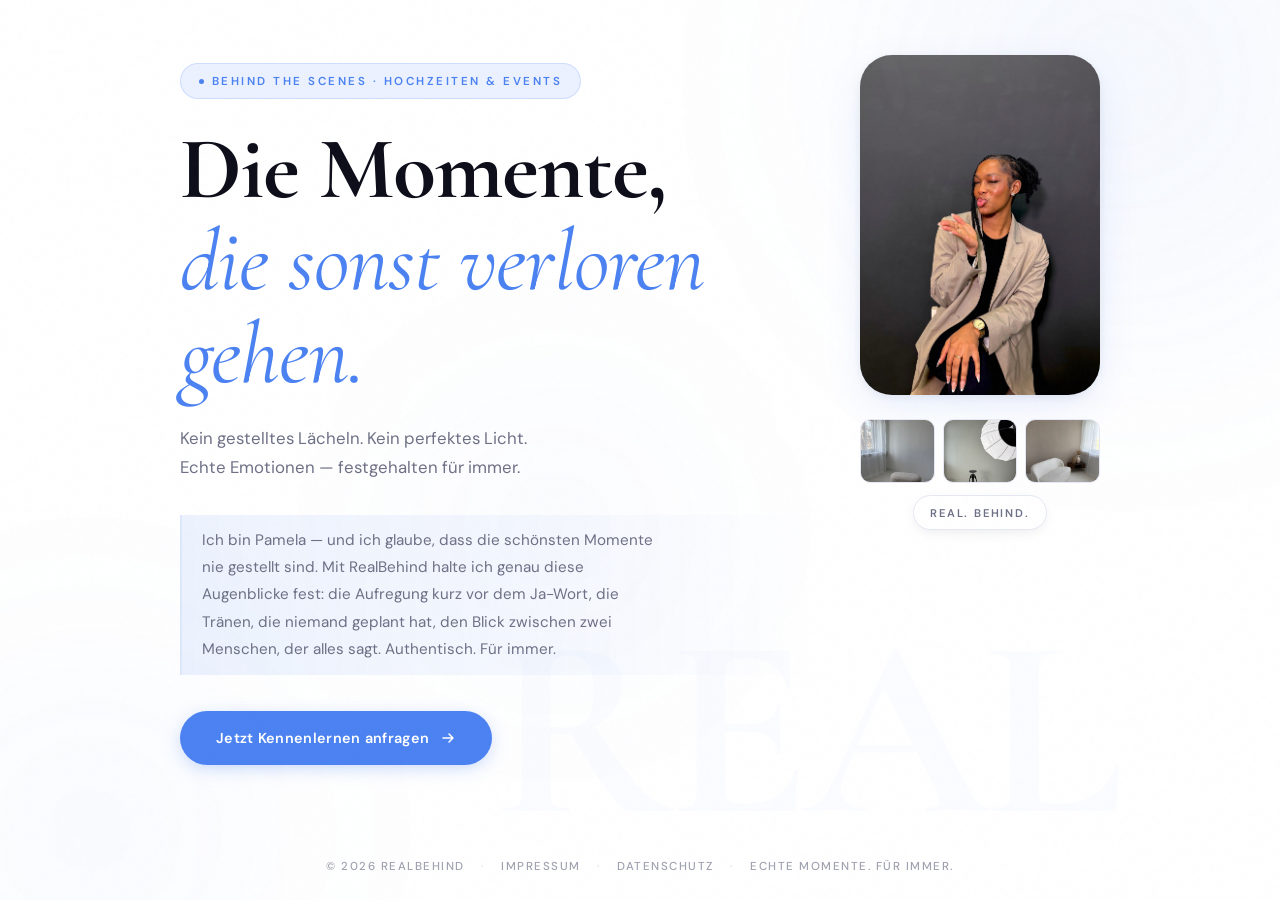
<file: static/index.html>
<!DOCTYPE html>
<html lang="de">
<head>
    <meta charset="UTF-8">
    <meta name="viewport" content="width=device-width, initial-scale=1.0, viewport-fit=cover">
    <title>RealBehind — Echte Momente, die man fühlt</title>
    <meta name="description" content="Behind-the-Scenes Content für Hochzeiten & Events, der echte Emotionen einfängt. Jetzt Kennenlernen buchen.">

    <!-- Self-hosted fonts (DSGVO — keine Drittland-Übermittlung an Google) -->
    <link rel="stylesheet" href="/static/fonts/fonts.css">

    <!-- Styles -->
    <link rel="stylesheet" href="/static/style.css?v=20260520-hero-badge-1">

    <!-- Calendly assets werden erst nach Einwilligung dynamisch geladen (app.js → loadCalendlyAssets) -->
</head>
<body>

    <!-- Grain Overlay -->
    <div class="grain-overlay" aria-hidden="true"></div>

    <!-- Background Atmosphere -->
    <div class="bg-atmosphere" aria-hidden="true">
        <div class="orb orb-1"></div>
        <div class="orb orb-2"></div>
        <div class="orb orb-3"></div>
    </div>

    <main id="funnel-container">

        <!-- ─────────────────────────────────── STEP 1: HERO -->
        <section id="step-1" class="step active">
            <div class="content-box hero-box">

                <div class="hero-grid">

                    <!-- Left: Text Content -->
                    <div class="hero-body">
                        <span class="eyebrow">Behind the Scenes · Hochzeiten &amp; Events</span>

                        <h1>
                            Die Momente,<br>
                            <em>die sonst verloren gehen.</em>
                        </h1>

                        <p class="hero-lead">
                            Kein gestelltes Lächeln. Kein perfektes Licht.<br>
                            Echte Emotionen — festgehalten für immer.
                        </p>

                        <div class="about-strip">
                            <p class="about-text">
                                Ich bin Pamela — und ich glaube, dass die schönsten Momente nie gestellt sind.
                                Mit RealBehind halte ich genau diese Augenblicke fest: die Aufregung kurz vor dem Ja-Wort,
                                die Tränen, die niemand geplant hat, den Blick zwischen zwei Menschen, der alles sagt.
                                Authentisch. Für immer.
                            </p>
                        </div>

                        <button onclick="startFunnel()" class="btn-primary">
                            <span>Jetzt Kennenlernen anfragen</span>
                            <svg width="16" height="16" viewBox="0 0 16 16" fill="none" aria-hidden="true">
                                <path d="M3 8H13M13 8L9 4M13 8L9 12" stroke="currentColor" stroke-width="1.5" stroke-linecap="round" stroke-linejoin="round"/>
                            </svg>
                        </button>
                    </div>

                    <!-- Right: Portrait + Studio Thumbnails -->
                    <div class="hero-portrait-wrap">
                        <div class="hero-portrait" id="hero-portrait-card">
                            <!-- Portrait of Pamela: place file at /static/img/pamela.jpg -->
                            <img
                                src="/static/img/pamela.jpg"
                                alt="Pamela — RealBehind"
                                onerror="this.closest('.hero-portrait').classList.add('no-image'); this.style.display='none';"
                            >
                        </div>
                        <div class="portrait-badge">Real. Behind.</div>

                        <!-- Studio Thumbnails: place files at /static/img/studio-1.jpg etc. -->
                        <div class="portrait-studios" aria-hidden="true">
                            <div class="thumb">
                                <img src="/static/img/studio-1.jpg" alt="" loading="lazy"
                                    onerror="this.closest('.thumb').style.background='var(--blue-light)'; this.remove();">
                            </div>
                            <div class="thumb">
                                <img src="/static/img/studio-2.jpg" alt="" loading="lazy"
                                    onerror="this.closest('.thumb').style.background='var(--off-white)'; this.remove();">
                            </div>
                            <div class="thumb">
                                <img src="/static/img/studio-3.jpg" alt="" loading="lazy"
                                    onerror="this.closest('.thumb').style.background='var(--border)'; this.remove();">
                            </div>
                        </div>
                    </div>

                </div>

                <div class="watermark" aria-hidden="true">REAL</div>
            </div>
        </section>

        <!-- ─────────────────────────────────── STEP 2: FORM -->
        <section id="step-2" class="step">
            <div class="content-box glass-box">

                <header class="step-header">
                    <span class="step-label">01 / 02 &nbsp;—&nbsp; Erzähl uns von eurem Anlass</span>
                </header>

                <h2>Dein besonderer<br><em>Moment wartet.</em></h2>

                <form id="lead-form" novalidate>
                    <div class="field-row">
                        <div class="input-group">
                            <label for="name">Name / Brautpaar / Unternehmen</label>
                            <input type="text" id="name" placeholder="z.B. Sophie &amp; Leon" required>
                        </div>
                        <div class="input-group">
                            <label for="instagram">Instagram</label>
                            <input type="text" id="instagram" placeholder="@dein.handle" required>
                        </div>
                    </div>

                    <div class="input-group">
                        <label for="website">Website <span class="optional">(optional)</span></label>
                        <input type="text" id="website" placeholder="www.eure-hochzeit.de">
                    </div>

                    <div class="input-group">
                        <label for="fokus">Worum geht es?</label>
                        <select id="fokus" required>
                            <option value="" disabled selected>Bitte wählen…</option>
                            <option value="Hochzeit">💍 Hochzeit — Authentische Erinnerungen</option>
                            <option value="Event & Corporate">🎬 Event &amp; Corporate — BTS Content</option>
                            <option value="Brand & Creator">✨ Brand &amp; Creator — Personal Branding</option>
                            <option value="Kooperation">🤝 Kooperation — Foto / Video</option>
                        </select>
                    </div>

                    <div class="field-row">
                        <div class="input-group">
                            <label for="datum">Datum / Zeitraum</label>
                            <input type="text" id="datum" placeholder="z.B. 12.09.2026 oder Sommer 2026" required>
                        </div>
                        <div class="input-group">
                            <label for="investitionsrahmen">Investitionsrahmen</label>
                            <select id="investitionsrahmen" required>
                                <option value="" disabled selected>Bitte wählen…</option>
                                <option value="Ich brauche erst ein Gefühl für die Pakete">Ich brauche erst ein Gefühl für die Pakete</option>
                                <option value="ab 799 €">ab 799 €</option>
                                <option value="1.000-1.500 €">1.000-1.500 €</option>
                                <option value="1.500 €+">1.500 €+</option>
                            </select>
                        </div>
                    </div>

                    <div class="input-group">
                        <label for="momente">Welche Momente dürfen auf keinen Fall verloren gehen?</label>
                        <textarea id="momente" rows="3" placeholder="z.B. First Look, Reaktionen der Gäste, kleine ungestellte Augenblicke…" required></textarea>
                    </div>

                    <div class="input-group consent-group">
                        <div class="consent-label">
                            <input type="checkbox" id="privacy-consent" required aria-describedby="privacy-consent-text">
                            <label for="privacy-consent" class="consent-check" aria-label="Datenschutz-Einwilligung"></label>
                            <p class="consent-text" id="privacy-consent-text">
                                Ich habe die <a href="/datenschutz">Datenschutzerklärung</a> gelesen und stimme der Verarbeitung meiner Daten zur Bearbeitung meiner Anfrage zu. Ich kann diese Einwilligung jederzeit widerrufen.
                            </p>
                        </div>
                    </div>

                    <div class="form-actions">
                        <button type="button" class="btn-ghost" onclick="nextStep(1)">
                            <svg width="16" height="16" viewBox="0 0 16 16" fill="none" aria-hidden="true">
                                <path d="M13 8H3M3 8L7 4M3 8L7 12" stroke="currentColor" stroke-width="1.5" stroke-linecap="round" stroke-linejoin="round"/>
                            </svg>
                            Zurück
                        </button>
                        <button type="submit" class="btn-primary">
                            <span>Weiter</span>
                            <svg width="16" height="16" viewBox="0 0 16 16" fill="none" aria-hidden="true">
                                <path d="M3 8H13M13 8L9 4M13 8L9 12" stroke="currentColor" stroke-width="1.5" stroke-linecap="round" stroke-linejoin="round"/>
                            </svg>
                        </button>
                    </div>
                </form>

            </div>
        </section>

        <!-- ─────────────────────────────────── STEP 3: LOADER -->
        <section id="step-3" class="step">
            <div class="content-box centered-box">
                <div class="loader-ring">
                    <svg viewBox="0 0 80 80" fill="none" xmlns="http://www.w3.org/2000/svg">
                        <circle cx="40" cy="40" r="36" stroke="var(--blue-light)" stroke-width="3"/>
                        <circle cx="40" cy="40" r="36" stroke="var(--blue)" stroke-width="3"
                                stroke-linecap="round" stroke-dasharray="56 170"
                                class="spinner-arc"/>
                    </svg>
                </div>
                <h2 class="loader-heading">Einen Moment…</h2>
                <p class="loader-sub">Wir bereiten uns auf euer Kennenlernen vor.</p>
            </div>
        </section>

        <!-- ─────────────────────────────────── STEP 4: CALENDLY -->
        <section id="step-4" class="step">
            <div class="content-box glass-box calendly-box">
                <header class="step-header">
                    <div>
                        <span class="step-label">02 / 02 &nbsp;—&nbsp; Termin sichern</span>
                        <h2 style="margin-bottom: 0;">Wann passt es euch?</h2>
                    </div>
                    <button type="button" class="btn-ghost btn-ghost--icon" onclick="nextStep(2)" aria-label="Zurück">
                        <svg width="18" height="18" viewBox="0 0 16 16" fill="none" aria-hidden="true">
                            <path d="M13 8H3M3 8L7 4M3 8L7 12" stroke="currentColor" stroke-width="1.5" stroke-linecap="round" stroke-linejoin="round"/>
                        </svg>
                        Zurück
                    </button>
                </header>

                <!-- Consent-Gate für Calendly (US-Drittland, setzt Cookies) -->
                <div id="calendly-consent" class="consent-gate">
                    <h3>Terminbuchung über Calendly</h3>
                    <p>
                        Für die Terminbuchung nutzen wir <strong>Calendly</strong> (Calendly LLC, USA).
                        Beim Laden des Widgets werden Cookies gesetzt und Daten an Server in den USA übertragen.
                        Diese Datenübermittlung erfolgt auf Basis von Standardvertragsklauseln (Art. 46 DSGVO).
                    </p>
                    <p class="consent-detail">
                        Übertragen werden: IP-Adresse, Browserdaten, deine ausgewählten Termin- und Kontaktdaten.
                        Mehr in unserer <a href="/datenschutz">Datenschutzerklärung</a>.
                    </p>
                    <div class="consent-actions">
                        <button type="button" class="btn-primary" id="accept-calendly">
                            <span>Calendly laden &amp; Termin buchen</span>
                        </button>
                        <button type="button" class="btn-ghost" onclick="nextStep(2)">
                            Lieber per E-Mail
                        </button>
                    </div>
                </div>

                <div id="calendly-embed" class="calendly-inline-widget" style="min-width:320px;height:680px;display:none;" data-auto-load="false"></div>
            </div>
        </section>

    </main>

    <footer class="site-footer">
        <span>&copy; 2026 RealBehind</span>
        <span class="footer-sep">·</span>
        <a href="/impressum">Impressum</a>
        <span class="footer-sep">·</span>
        <a href="/datenschutz">Datenschutz</a>
        <span class="footer-sep">·</span>
        <span>Echte Momente. Für immer.</span>
    </footer>

    <script src="/static/app.js?v=20260520-calendly-realbehind"></script>
</body>
</html>
</file>
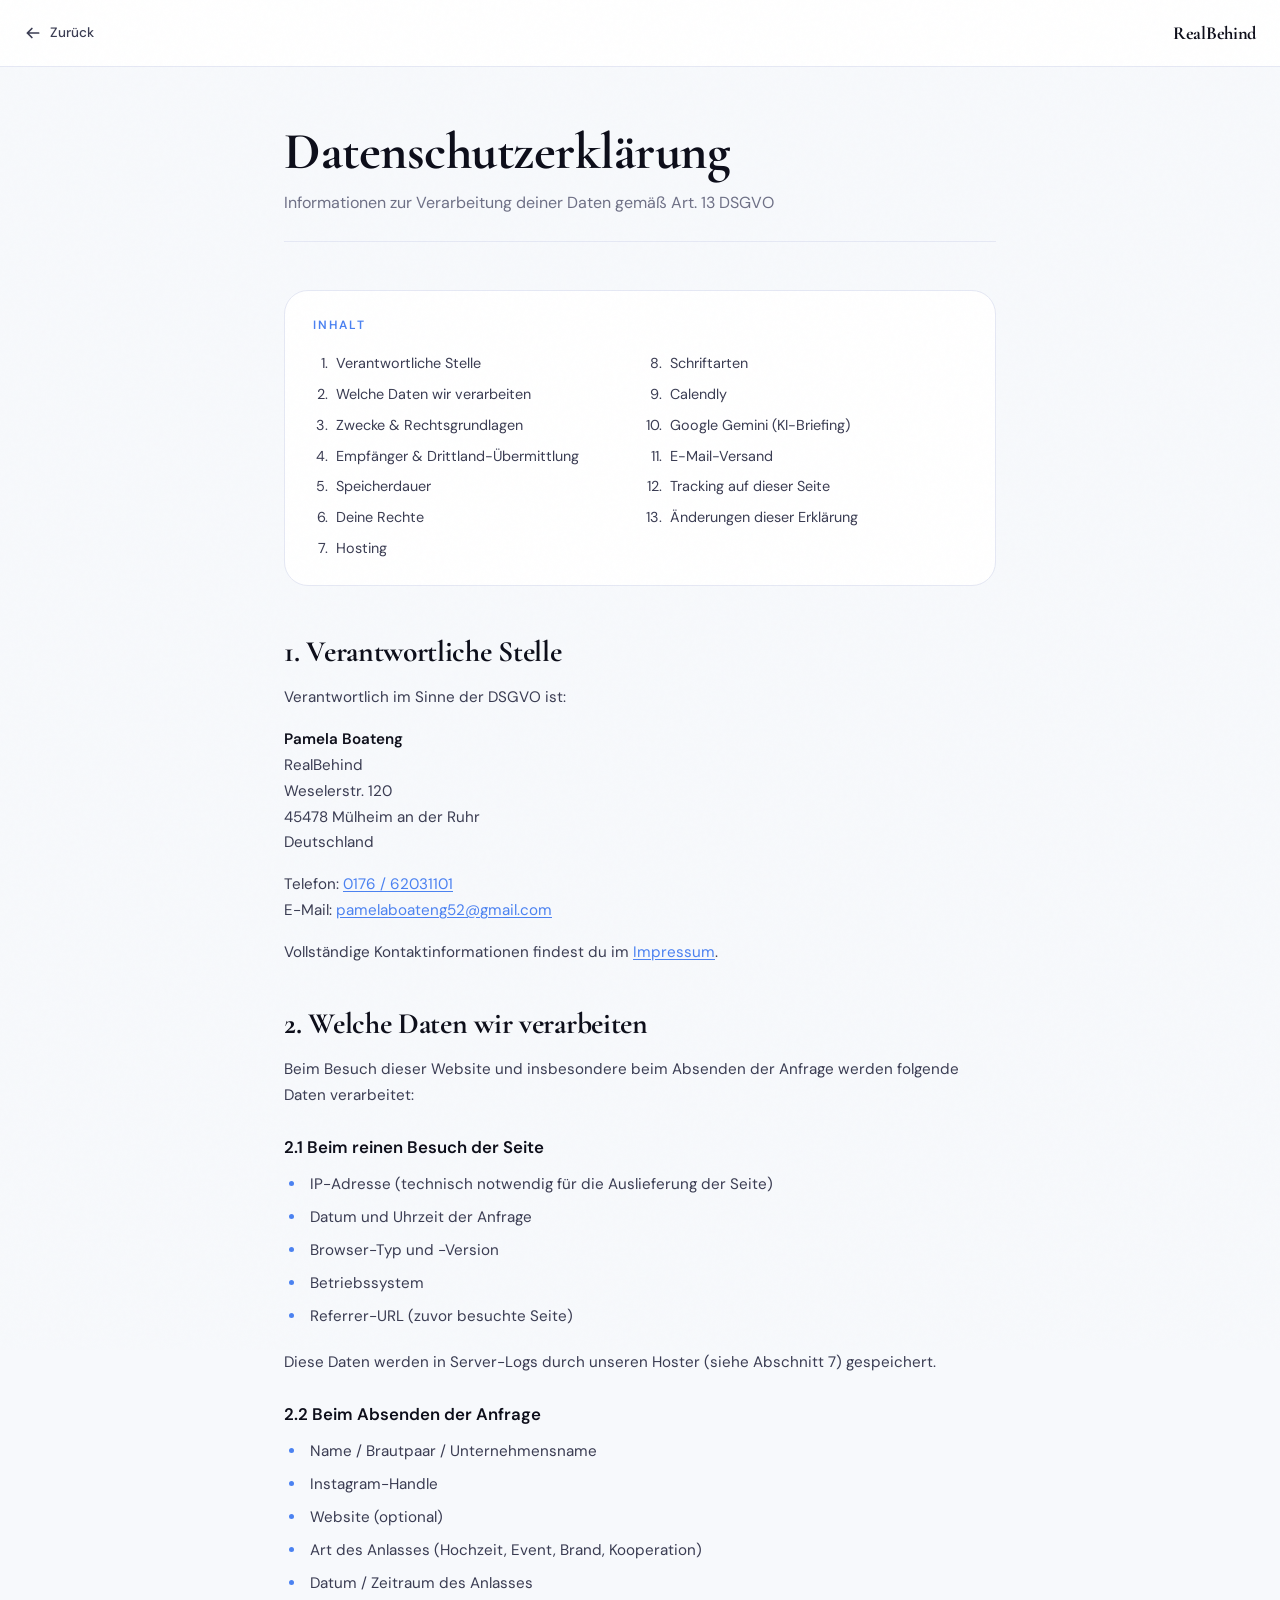
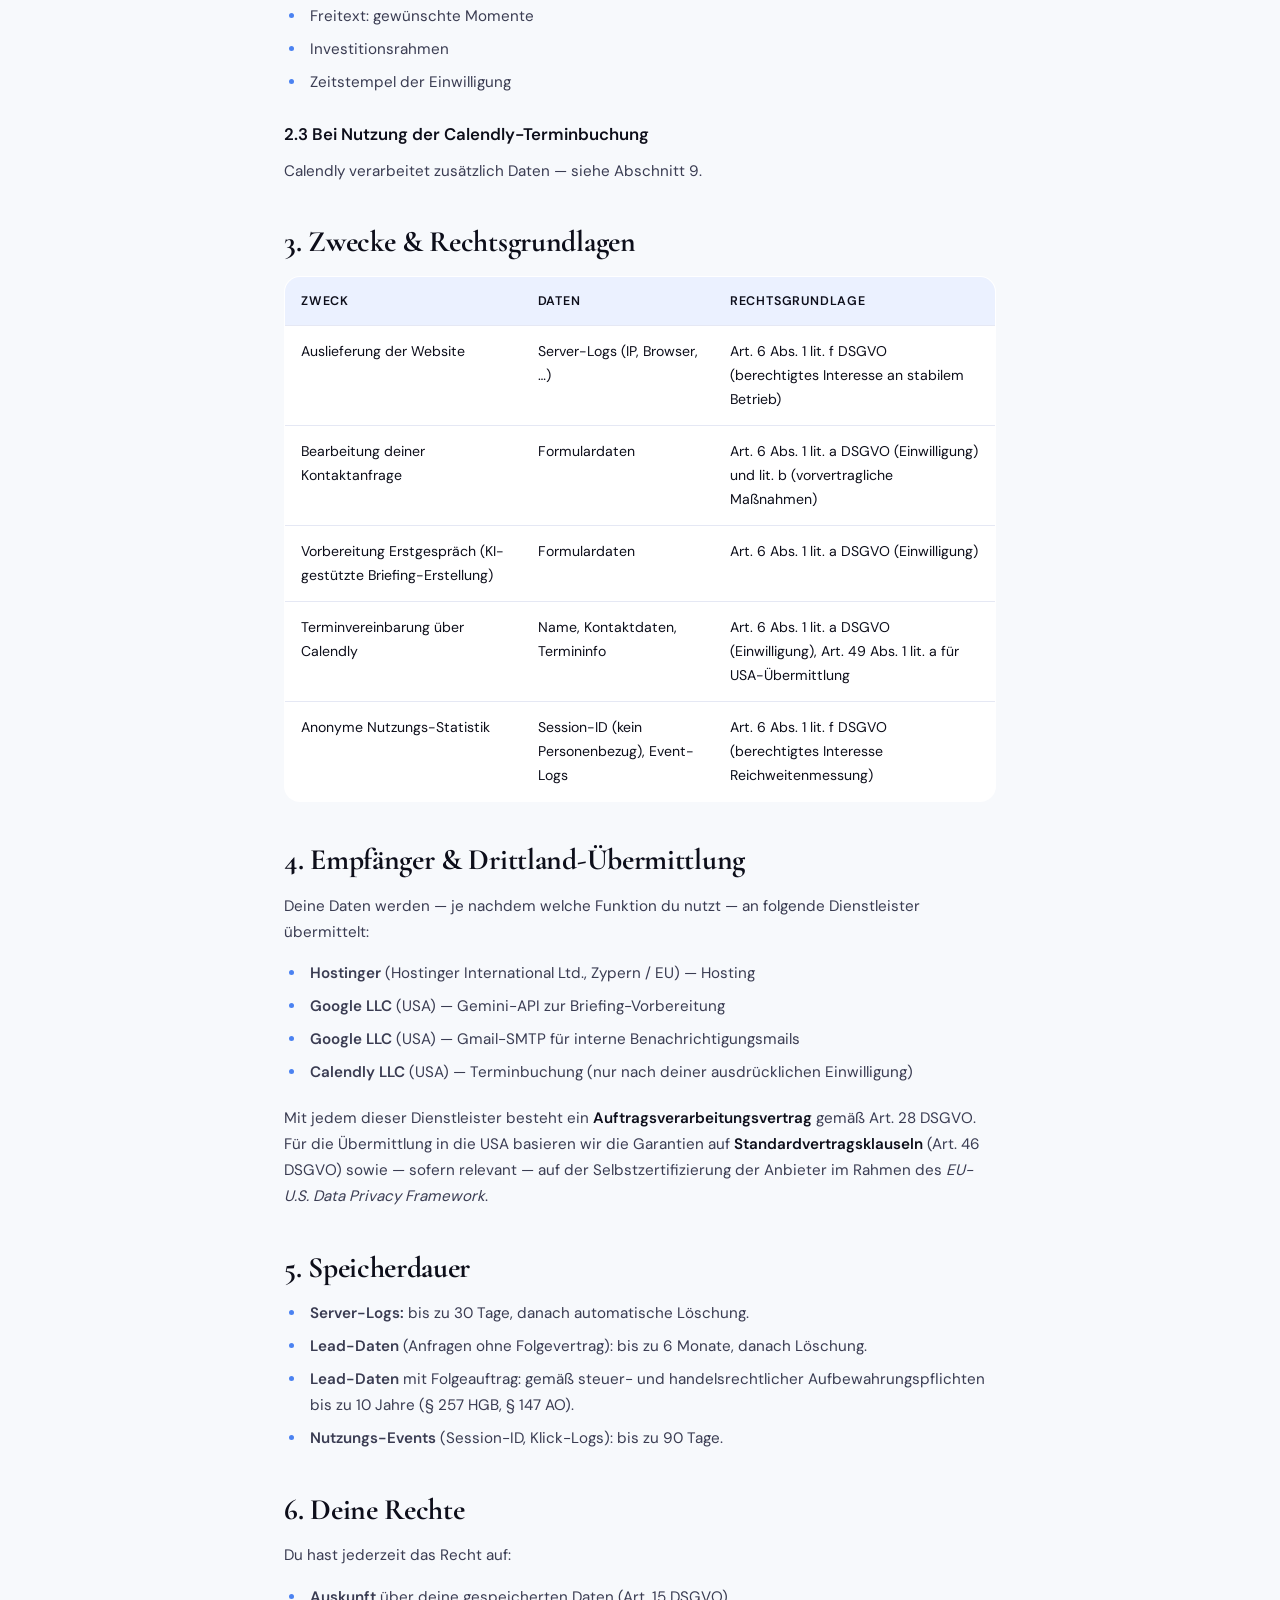
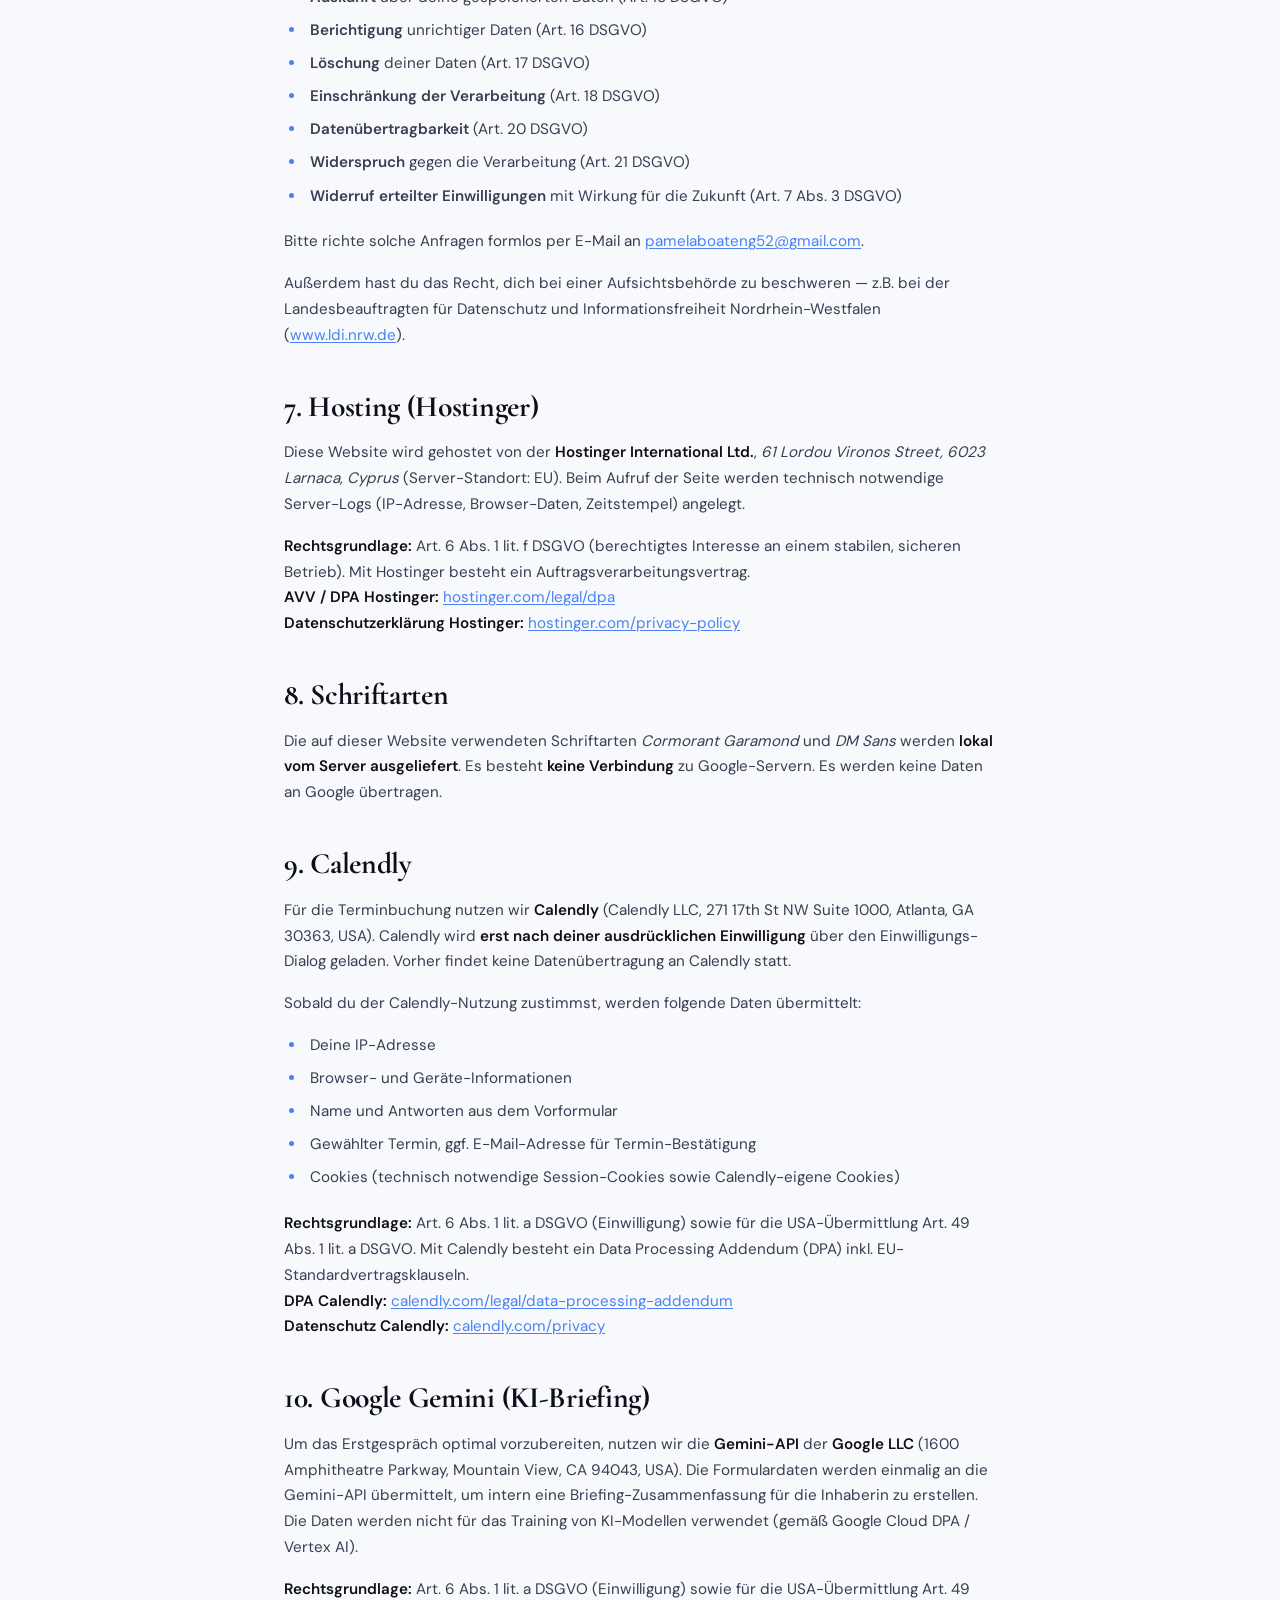
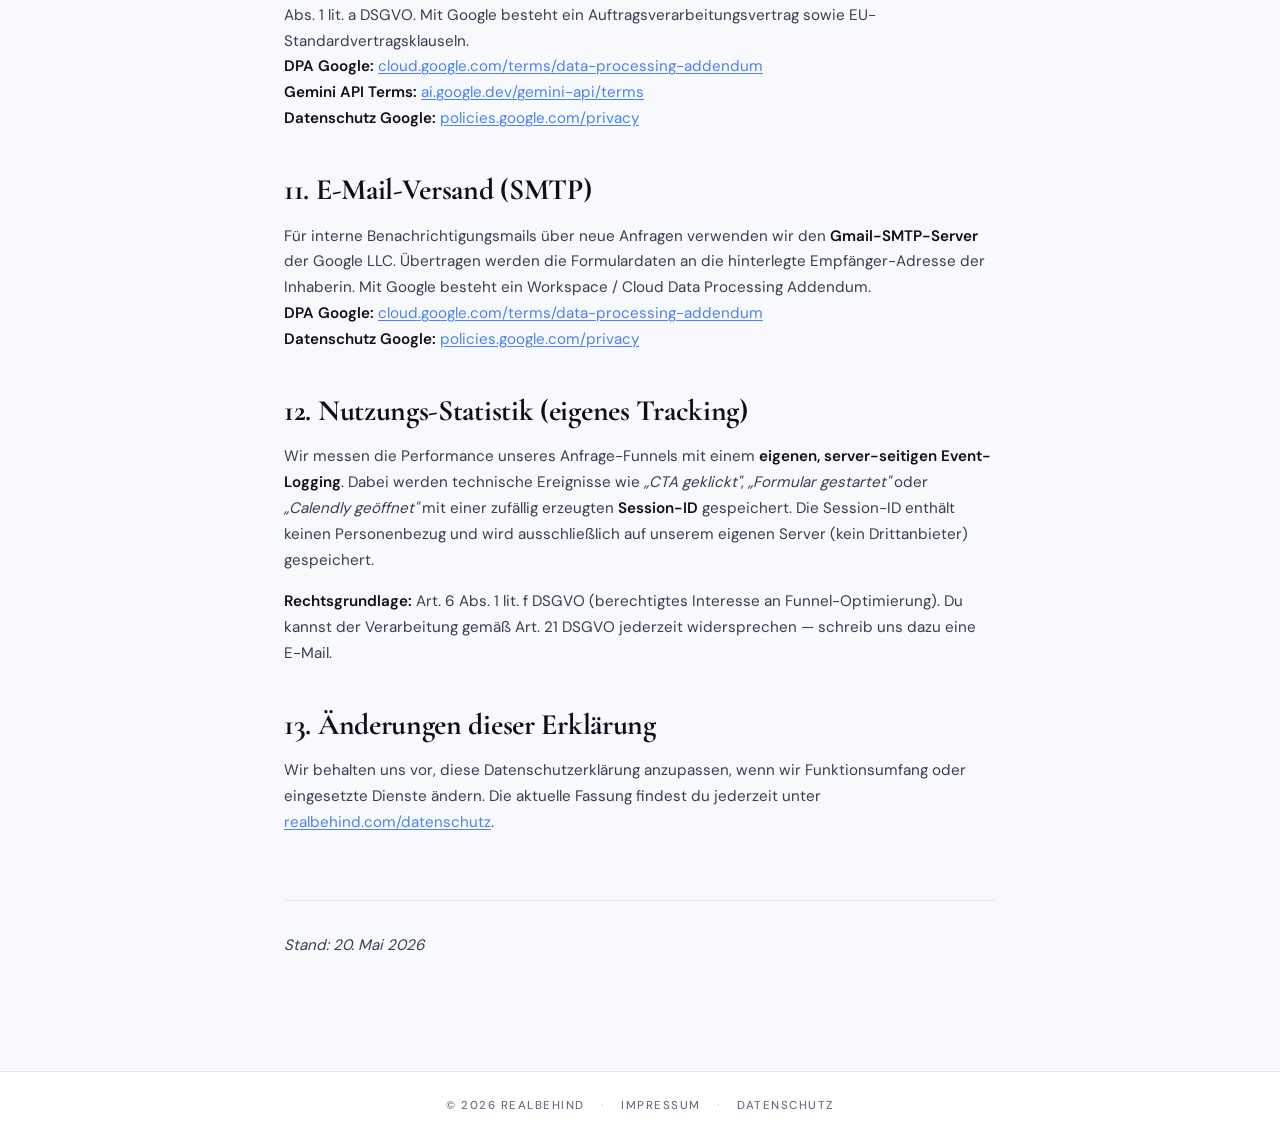
<file: static/datenschutz.html>
<!DOCTYPE html>
<html lang="de">
<head>
    <meta charset="UTF-8">
    <meta name="viewport" content="width=device-width, initial-scale=1.0">
    <title>Datenschutzerklärung — RealBehind</title>
    <meta name="description" content="Datenschutzerklärung von RealBehind. Informationen gemäß Art. 13 DSGVO.">
    <meta name="robots" content="noindex,follow">

    <link rel="stylesheet" href="/static/fonts/fonts.css">
    <link rel="stylesheet" href="/static/style.css?v=20260520-blue-v3.5">
    <link rel="stylesheet" href="/static/legal.css?v=20260520-overflow">
</head>
<body class="legal-page">

    <div class="grain-overlay" aria-hidden="true"></div>

    <header class="legal-header">
        <a href="/" class="legal-back" aria-label="Zurück zur Startseite">
            <svg width="18" height="18" viewBox="0 0 16 16" fill="none">
                <path d="M13 8H3M3 8L7 4M3 8L7 12" stroke="currentColor" stroke-width="1.5" stroke-linecap="round" stroke-linejoin="round"/>
            </svg>
            Zurück
        </a>
        <span class="legal-brand">RealBehind</span>
    </header>

    <main class="legal-container">

        <h1>Datenschutzerklärung</h1>
        <p class="legal-lead">Informationen zur Verarbeitung deiner Daten gemäß Art. 13 DSGVO</p>

        <nav class="legal-toc" aria-label="Inhaltsverzeichnis">
            <strong>Inhalt</strong>
            <ol>
                <li><a href="#verantwortlich">Verantwortliche Stelle</a></li>
                <li><a href="#daten">Welche Daten wir verarbeiten</a></li>
                <li><a href="#zwecke">Zwecke &amp; Rechtsgrundlagen</a></li>
                <li><a href="#empfaenger">Empfänger &amp; Drittland-Übermittlung</a></li>
                <li><a href="#speicherdauer">Speicherdauer</a></li>
                <li><a href="#rechte">Deine Rechte</a></li>
                <li><a href="#hosting">Hosting</a></li>
                <li><a href="#fonts">Schriftarten</a></li>
                <li><a href="#calendly">Calendly</a></li>
                <li><a href="#gemini">Google Gemini (KI-Briefing)</a></li>
                <li><a href="#email">E-Mail-Versand</a></li>
                <li><a href="#tracking">Tracking auf dieser Seite</a></li>
                <li><a href="#aenderungen">Änderungen dieser Erklärung</a></li>
            </ol>
        </nav>

        <section id="verantwortlich">
            <h2>1. Verantwortliche Stelle</h2>
            <p>
                Verantwortlich im Sinne der DSGVO ist:
            </p>
            <p>
                <strong>Pamela Boateng</strong><br>
                RealBehind<br>
                Weselerstr. 120<br>
                45478 Mülheim an der Ruhr<br>
                Deutschland
            </p>
            <p>
                Telefon: <a href="tel:+4917662031101">0176 / 62031101</a><br>
                E-Mail: <a href="mailto:pamelaboateng52@gmail.com">pamelaboateng52@gmail.com</a>
            </p>
            <p>
                Vollständige Kontaktinformationen findest du im <a href="/impressum">Impressum</a>.
            </p>
        </section>

        <section id="daten">
            <h2>2. Welche Daten wir verarbeiten</h2>
            <p>Beim Besuch dieser Website und insbesondere beim Absenden der Anfrage werden folgende Daten verarbeitet:</p>

            <h3>2.1 Beim reinen Besuch der Seite</h3>
            <ul>
                <li>IP-Adresse (technisch notwendig für die Auslieferung der Seite)</li>
                <li>Datum und Uhrzeit der Anfrage</li>
                <li>Browser-Typ und -Version</li>
                <li>Betriebssystem</li>
                <li>Referrer-URL (zuvor besuchte Seite)</li>
            </ul>
            <p>Diese Daten werden in Server-Logs durch unseren Hoster (siehe Abschnitt 7) gespeichert.</p>

            <h3>2.2 Beim Absenden der Anfrage</h3>
            <ul>
                <li>Name / Brautpaar / Unternehmensname</li>
                <li>Instagram-Handle</li>
                <li>Website (optional)</li>
                <li>Art des Anlasses (Hochzeit, Event, Brand, Kooperation)</li>
                <li>Datum / Zeitraum des Anlasses</li>
                <li>Freitext: gewünschte Momente</li>
                <li>Investitionsrahmen</li>
                <li>Zeitstempel der Einwilligung</li>
            </ul>

            <h3>2.3 Bei Nutzung der Calendly-Terminbuchung</h3>
            <p>Calendly verarbeitet zusätzlich Daten — siehe Abschnitt 9.</p>
        </section>

        <section id="zwecke">
            <h2>3. Zwecke &amp; Rechtsgrundlagen</h2>
            <table class="legal-table">
                <thead>
                    <tr>
                        <th>Zweck</th>
                        <th>Daten</th>
                        <th>Rechtsgrundlage</th>
                    </tr>
                </thead>
                <tbody>
                    <tr>
                        <td>Auslieferung der Website</td>
                        <td>Server-Logs (IP, Browser, …)</td>
                        <td>Art. 6 Abs. 1 lit. f DSGVO (berechtigtes Interesse an stabilem Betrieb)</td>
                    </tr>
                    <tr>
                        <td>Bearbeitung deiner Kontaktanfrage</td>
                        <td>Formulardaten</td>
                        <td>Art. 6 Abs. 1 lit. a DSGVO (Einwilligung) und lit. b (vorvertragliche Maßnahmen)</td>
                    </tr>
                    <tr>
                        <td>Vorbereitung Erstgespräch (KI-gestützte Briefing-Erstellung)</td>
                        <td>Formulardaten</td>
                        <td>Art. 6 Abs. 1 lit. a DSGVO (Einwilligung)</td>
                    </tr>
                    <tr>
                        <td>Terminvereinbarung über Calendly</td>
                        <td>Name, Kontaktdaten, Termininfo</td>
                        <td>Art. 6 Abs. 1 lit. a DSGVO (Einwilligung), Art. 49 Abs. 1 lit. a für USA-Übermittlung</td>
                    </tr>
                    <tr>
                        <td>Anonyme Nutzungs-Statistik</td>
                        <td>Session-ID (kein Personenbezug), Event-Logs</td>
                        <td>Art. 6 Abs. 1 lit. f DSGVO (berechtigtes Interesse Reichweitenmessung)</td>
                    </tr>
                </tbody>
            </table>
        </section>

        <section id="empfaenger">
            <h2>4. Empfänger &amp; Drittland-Übermittlung</h2>
            <p>Deine Daten werden — je nachdem welche Funktion du nutzt — an folgende Dienstleister übermittelt:</p>
            <ul>
                <li><strong>Hostinger</strong> (Hostinger International Ltd., Zypern / EU) — Hosting</li>
                <li><strong>Google LLC</strong> (USA) — Gemini-API zur Briefing-Vorbereitung</li>
                <li><strong>Google LLC</strong> (USA) — Gmail-SMTP für interne Benachrichtigungsmails</li>
                <li><strong>Calendly LLC</strong> (USA) — Terminbuchung (nur nach deiner ausdrücklichen Einwilligung)</li>
            </ul>
            <p>
                Mit jedem dieser Dienstleister besteht ein <strong>Auftragsverarbeitungsvertrag</strong>
                gemäß Art. 28 DSGVO. Für die Übermittlung in die USA basieren wir die Garantien auf
                <strong>Standardvertragsklauseln</strong> (Art. 46 DSGVO) sowie — sofern relevant —
                auf der Selbstzertifizierung der Anbieter im Rahmen des
                <em>EU-U.S. Data Privacy Framework</em>.
            </p>
        </section>

        <section id="speicherdauer">
            <h2>5. Speicherdauer</h2>
            <ul>
                <li><strong>Server-Logs:</strong> bis zu 30 Tage, danach automatische Löschung.</li>
                <li><strong>Lead-Daten</strong> (Anfragen ohne Folgevertrag): bis zu 6 Monate, danach Löschung.</li>
                <li><strong>Lead-Daten</strong> mit Folgeauftrag: gemäß steuer- und handelsrechtlicher Aufbewahrungspflichten bis zu 10 Jahre (§ 257 HGB, § 147 AO).</li>
                <li><strong>Nutzungs-Events</strong> (Session-ID, Klick-Logs): bis zu 90 Tage.</li>
            </ul>
        </section>

        <section id="rechte">
            <h2>6. Deine Rechte</h2>
            <p>Du hast jederzeit das Recht auf:</p>
            <ul>
                <li><strong>Auskunft</strong> über deine gespeicherten Daten (Art. 15 DSGVO)</li>
                <li><strong>Berichtigung</strong> unrichtiger Daten (Art. 16 DSGVO)</li>
                <li><strong>Löschung</strong> deiner Daten (Art. 17 DSGVO)</li>
                <li><strong>Einschränkung der Verarbeitung</strong> (Art. 18 DSGVO)</li>
                <li><strong>Datenübertragbarkeit</strong> (Art. 20 DSGVO)</li>
                <li><strong>Widerspruch</strong> gegen die Verarbeitung (Art. 21 DSGVO)</li>
                <li><strong>Widerruf erteilter Einwilligungen</strong> mit Wirkung für die Zukunft (Art. 7 Abs. 3 DSGVO)</li>
            </ul>
            <p>
                Bitte richte solche Anfragen formlos per E-Mail an
                <a href="mailto:pamelaboateng52@gmail.com">pamelaboateng52@gmail.com</a>.
            </p>
            <p>
                Außerdem hast du das Recht, dich bei einer Aufsichtsbehörde zu beschweren — z.B.
                bei der Landesbeauftragten für Datenschutz und Informationsfreiheit
                Nordrhein-Westfalen (<a href="https://www.ldi.nrw.de" target="_blank" rel="noopener">www.ldi.nrw.de</a>).
            </p>
        </section>

        <section id="hosting">
            <h2>7. Hosting (Hostinger)</h2>
            <p>
                Diese Website wird gehostet von der <strong>Hostinger International Ltd.</strong>,
                <em>61 Lordou Vironos Street, 6023 Larnaca, Cyprus</em> (Server-Standort: EU).
                Beim Aufruf der Seite werden technisch notwendige Server-Logs (IP-Adresse,
                Browser-Daten, Zeitstempel) angelegt.
            </p>
            <p>
                <strong>Rechtsgrundlage:</strong> Art. 6 Abs. 1 lit. f DSGVO (berechtigtes Interesse
                an einem stabilen, sicheren Betrieb). Mit Hostinger besteht ein
                Auftragsverarbeitungsvertrag.<br>
                <strong>AVV / DPA Hostinger:</strong>
                <a href="https://www.hostinger.com/legal/dpa" target="_blank" rel="noopener">hostinger.com/legal/dpa</a><br>
                <strong>Datenschutzerklärung Hostinger:</strong>
                <a href="https://www.hostinger.com/privacy-policy" target="_blank" rel="noopener">hostinger.com/privacy-policy</a>
            </p>
        </section>

        <section id="fonts">
            <h2>8. Schriftarten</h2>
            <p>
                Die auf dieser Website verwendeten Schriftarten <em>Cormorant Garamond</em> und
                <em>DM Sans</em> werden <strong>lokal vom Server ausgeliefert</strong>. Es besteht
                <strong>keine Verbindung</strong> zu Google-Servern. Es werden keine Daten an
                Google übertragen.
            </p>
        </section>

        <section id="calendly">
            <h2>9. Calendly</h2>
            <p>
                Für die Terminbuchung nutzen wir <strong>Calendly</strong>
                (Calendly LLC, 271 17th St NW Suite 1000, Atlanta, GA 30363, USA). Calendly wird
                <strong>erst nach deiner ausdrücklichen Einwilligung</strong> über den
                Einwilligungs-Dialog geladen. Vorher findet keine Datenübertragung an Calendly statt.
            </p>
            <p>Sobald du der Calendly-Nutzung zustimmst, werden folgende Daten übermittelt:</p>
            <ul>
                <li>Deine IP-Adresse</li>
                <li>Browser- und Geräte-Informationen</li>
                <li>Name und Antworten aus dem Vorformular</li>
                <li>Gewählter Termin, ggf. E-Mail-Adresse für Termin-Bestätigung</li>
                <li>Cookies (technisch notwendige Session-Cookies sowie Calendly-eigene Cookies)</li>
            </ul>
            <p>
                <strong>Rechtsgrundlage:</strong> Art. 6 Abs. 1 lit. a DSGVO (Einwilligung) sowie für
                die USA-Übermittlung Art. 49 Abs. 1 lit. a DSGVO.
                Mit Calendly besteht ein Data Processing Addendum (DPA) inkl. EU-Standardvertragsklauseln.<br>
                <strong>DPA Calendly:</strong>
                <a href="https://calendly.com/legal/data-processing-addendum" target="_blank" rel="noopener">calendly.com/legal/data-processing-addendum</a><br>
                <strong>Datenschutz Calendly:</strong>
                <a href="https://calendly.com/privacy" target="_blank" rel="noopener">calendly.com/privacy</a>
            </p>
        </section>

        <section id="gemini">
            <h2>10. Google Gemini (KI-Briefing)</h2>
            <p>
                Um das Erstgespräch optimal vorzubereiten, nutzen wir die <strong>Gemini-API</strong>
                der <strong>Google LLC</strong> (1600 Amphitheatre Parkway, Mountain View, CA 94043, USA).
                Die Formulardaten werden einmalig an die Gemini-API übermittelt, um intern eine
                Briefing-Zusammenfassung für die Inhaberin zu erstellen. Die Daten werden nicht
                für das Training von KI-Modellen verwendet (gemäß Google Cloud DPA / Vertex AI).
            </p>
            <p>
                <strong>Rechtsgrundlage:</strong> Art. 6 Abs. 1 lit. a DSGVO (Einwilligung) sowie
                für die USA-Übermittlung Art. 49 Abs. 1 lit. a DSGVO. Mit Google besteht ein
                Auftragsverarbeitungsvertrag sowie EU-Standardvertragsklauseln.<br>
                <strong>DPA Google:</strong>
                <a href="https://cloud.google.com/terms/data-processing-addendum" target="_blank" rel="noopener">cloud.google.com/terms/data-processing-addendum</a><br>
                <strong>Gemini API Terms:</strong>
                <a href="https://ai.google.dev/gemini-api/terms" target="_blank" rel="noopener">ai.google.dev/gemini-api/terms</a><br>
                <strong>Datenschutz Google:</strong>
                <a href="https://policies.google.com/privacy" target="_blank" rel="noopener">policies.google.com/privacy</a>
            </p>
        </section>

        <section id="email">
            <h2>11. E-Mail-Versand (SMTP)</h2>
            <p>
                Für interne Benachrichtigungsmails über neue Anfragen verwenden wir den
                <strong>Gmail-SMTP-Server</strong> der Google LLC. Übertragen werden die
                Formulardaten an die hinterlegte Empfänger-Adresse der Inhaberin.
                Mit Google besteht ein Workspace / Cloud Data Processing Addendum.<br>
                <strong>DPA Google:</strong>
                <a href="https://cloud.google.com/terms/data-processing-addendum" target="_blank" rel="noopener">cloud.google.com/terms/data-processing-addendum</a><br>
                <strong>Datenschutz Google:</strong>
                <a href="https://policies.google.com/privacy" target="_blank" rel="noopener">policies.google.com/privacy</a>
            </p>
        </section>

        <section id="tracking">
            <h2>12. Nutzungs-Statistik (eigenes Tracking)</h2>
            <p>
                Wir messen die Performance unseres Anfrage-Funnels mit einem
                <strong>eigenen, server-seitigen Event-Logging</strong>. Dabei werden technische
                Ereignisse wie <em>„CTA geklickt"</em>, <em>„Formular gestartet"</em> oder
                <em>„Calendly geöffnet"</em> mit einer zufällig erzeugten <strong>Session-ID</strong>
                gespeichert. Die Session-ID enthält keinen Personenbezug und wird ausschließlich
                auf unserem eigenen Server (kein Drittanbieter) gespeichert.
            </p>
            <p>
                <strong>Rechtsgrundlage:</strong> Art. 6 Abs. 1 lit. f DSGVO (berechtigtes Interesse
                an Funnel-Optimierung). Du kannst der Verarbeitung gemäß Art. 21 DSGVO jederzeit
                widersprechen — schreib uns dazu eine E-Mail.
            </p>
        </section>

        <section id="aenderungen">
            <h2>13. Änderungen dieser Erklärung</h2>
            <p>
                Wir behalten uns vor, diese Datenschutzerklärung anzupassen, wenn wir
                Funktionsumfang oder eingesetzte Dienste ändern. Die aktuelle Fassung findest du
                jederzeit unter <a href="/datenschutz">realbehind.com/datenschutz</a>.
            </p>
        </section>

        <p class="legal-footer-meta">
            Stand: 20. Mai 2026
        </p>

    </main>

    <footer class="site-footer site-footer--legal">
        <span>&copy; 2026 RealBehind</span>
        <span class="footer-sep">·</span>
        <a href="/impressum">Impressum</a>
        <span class="footer-sep">·</span>
        <a href="/datenschutz">Datenschutz</a>
    </footer>

</body>
</html>
</file>
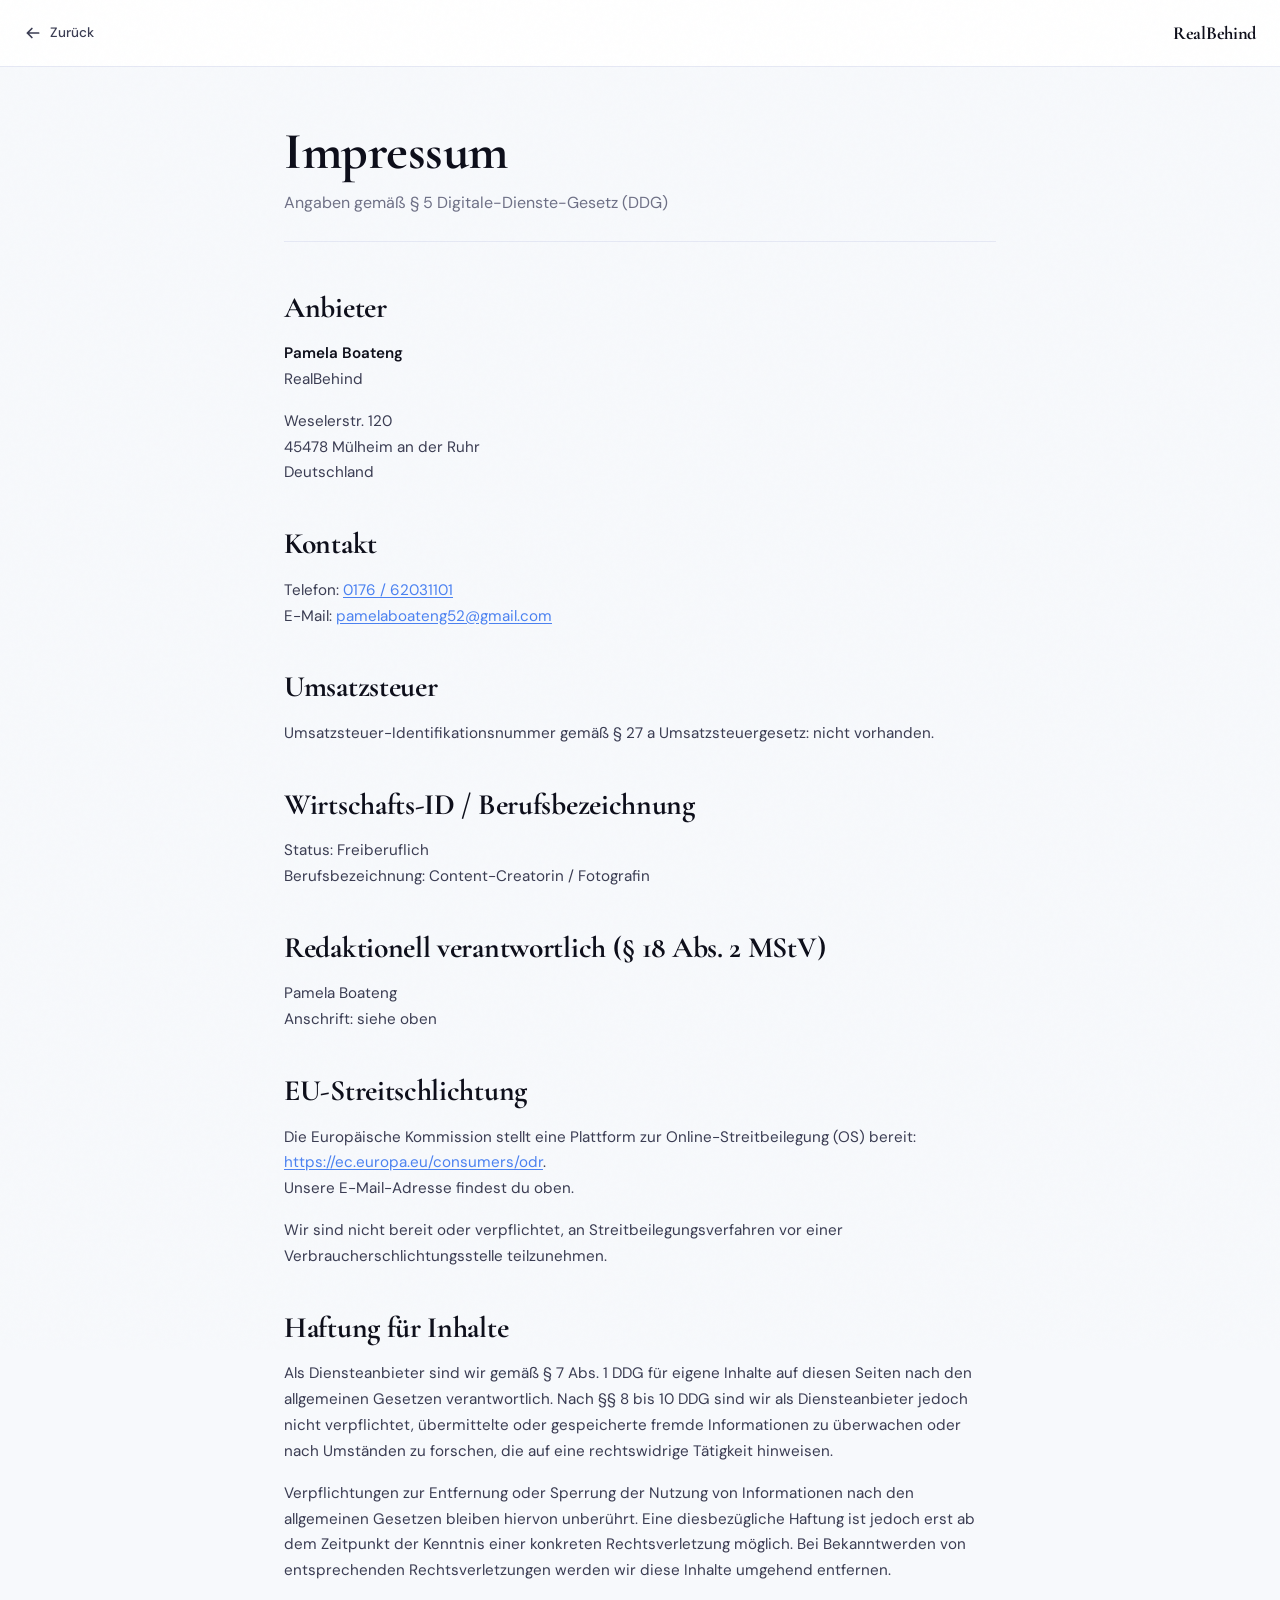
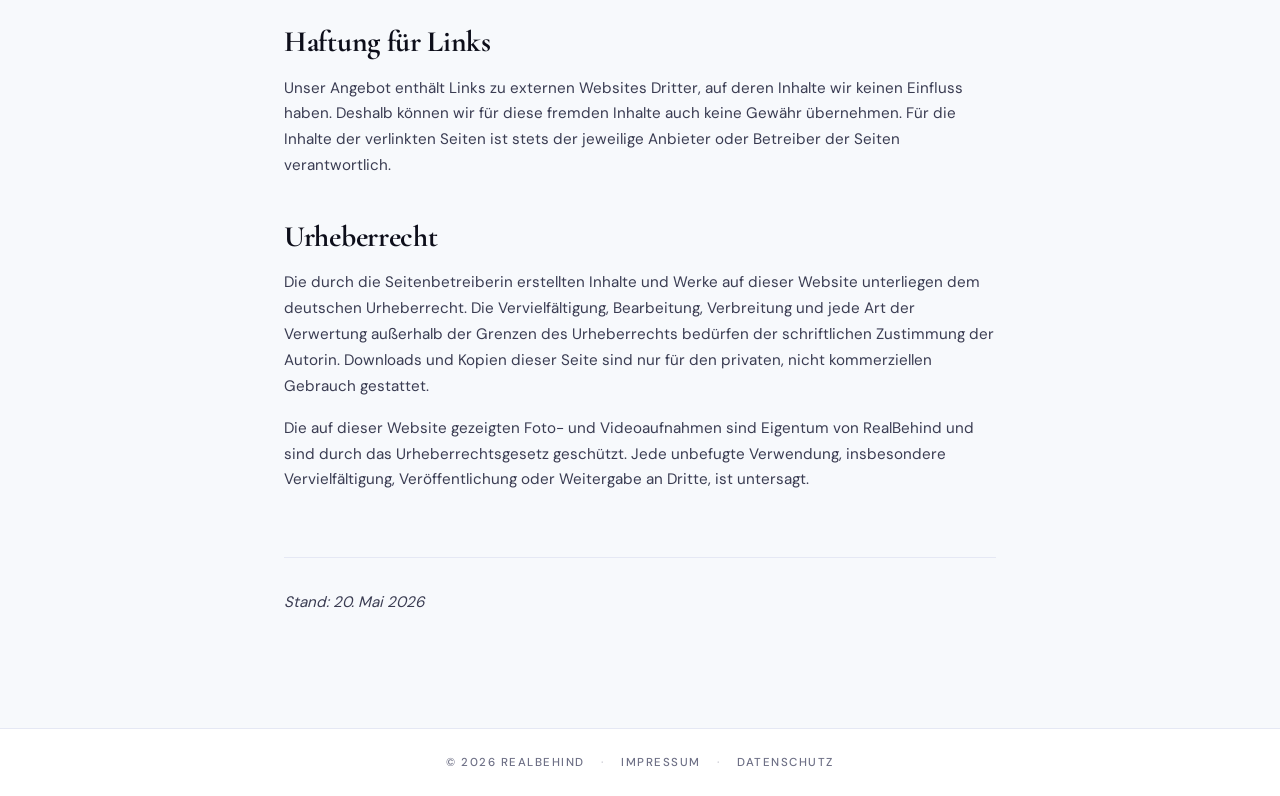
<file: static/impressum.html>
<!DOCTYPE html>
<html lang="de">
<head>
    <meta charset="UTF-8">
    <meta name="viewport" content="width=device-width, initial-scale=1.0">
    <title>Impressum — RealBehind</title>
    <meta name="description" content="Impressum von RealBehind. Angaben gemäß § 5 DDG.">
    <meta name="robots" content="noindex,follow">

    <link rel="stylesheet" href="/static/fonts/fonts.css">
    <link rel="stylesheet" href="/static/style.css?v=20260520-blue-v3.5">
    <link rel="stylesheet" href="/static/legal.css?v=20260520-overflow">
</head>
<body class="legal-page">

    <div class="grain-overlay" aria-hidden="true"></div>

    <header class="legal-header">
        <a href="/" class="legal-back" aria-label="Zurück zur Startseite">
            <svg width="18" height="18" viewBox="0 0 16 16" fill="none">
                <path d="M13 8H3M3 8L7 4M3 8L7 12" stroke="currentColor" stroke-width="1.5" stroke-linecap="round" stroke-linejoin="round"/>
            </svg>
            Zurück
        </a>
        <span class="legal-brand">RealBehind</span>
    </header>

    <main class="legal-container">

        <h1>Impressum</h1>
        <p class="legal-lead">Angaben gemäß § 5 Digitale-Dienste-Gesetz (DDG)</p>

        <section>
            <h2>Anbieter</h2>
            <p>
                <strong>Pamela Boateng</strong><br>
                RealBehind
            </p>
            <p>
                Weselerstr. 120<br>
                45478 Mülheim an der Ruhr<br>
                Deutschland
            </p>
        </section>

        <section>
            <h2>Kontakt</h2>
            <p>
                Telefon: <a href="tel:+4917662031101">0176 / 62031101</a><br>
                E-Mail: <a href="mailto:pamelaboateng52@gmail.com">pamelaboateng52@gmail.com</a>
            </p>
        </section>

        <section>
            <h2>Umsatzsteuer</h2>
            <p>
                Umsatzsteuer-Identifikationsnummer gemäß § 27 a Umsatzsteuergesetz: nicht vorhanden.
            </p>
        </section>

        <section>
            <h2>Wirtschafts-ID / Berufsbezeichnung</h2>
            <p>
                Status: Freiberuflich<br>
                Berufsbezeichnung: Content-Creatorin / Fotografin
            </p>
        </section>

        <section>
            <h2>Redaktionell verantwortlich (§ 18 Abs. 2 MStV)</h2>
            <p>
                Pamela Boateng<br>
                Anschrift: siehe oben
            </p>
        </section>

        <section>
            <h2>EU-Streitschlichtung</h2>
            <p>
                Die Europäische Kommission stellt eine Plattform zur Online-Streitbeilegung (OS) bereit:
                <a href="https://ec.europa.eu/consumers/odr" target="_blank" rel="noopener">https://ec.europa.eu/consumers/odr</a>.<br>
                Unsere E-Mail-Adresse findest du oben.
            </p>
            <p>
                Wir sind nicht bereit oder verpflichtet, an Streitbeilegungsverfahren vor einer
                Verbraucherschlichtungsstelle teilzunehmen.
            </p>
        </section>

        <section>
            <h2>Haftung für Inhalte</h2>
            <p>
                Als Diensteanbieter sind wir gemäß § 7 Abs. 1 DDG für eigene Inhalte auf diesen Seiten
                nach den allgemeinen Gesetzen verantwortlich. Nach §§ 8 bis 10 DDG sind wir als
                Diensteanbieter jedoch nicht verpflichtet, übermittelte oder gespeicherte fremde
                Informationen zu überwachen oder nach Umständen zu forschen, die auf eine
                rechtswidrige Tätigkeit hinweisen.
            </p>
            <p>
                Verpflichtungen zur Entfernung oder Sperrung der Nutzung von Informationen nach den
                allgemeinen Gesetzen bleiben hiervon unberührt. Eine diesbezügliche Haftung ist
                jedoch erst ab dem Zeitpunkt der Kenntnis einer konkreten Rechtsverletzung möglich.
                Bei Bekanntwerden von entsprechenden Rechtsverletzungen werden wir diese Inhalte
                umgehend entfernen.
            </p>
        </section>

        <section>
            <h2>Haftung für Links</h2>
            <p>
                Unser Angebot enthält Links zu externen Websites Dritter, auf deren Inhalte wir
                keinen Einfluss haben. Deshalb können wir für diese fremden Inhalte auch keine
                Gewähr übernehmen. Für die Inhalte der verlinkten Seiten ist stets der jeweilige
                Anbieter oder Betreiber der Seiten verantwortlich.
            </p>
        </section>

        <section>
            <h2>Urheberrecht</h2>
            <p>
                Die durch die Seitenbetreiberin erstellten Inhalte und Werke auf dieser Website
                unterliegen dem deutschen Urheberrecht. Die Vervielfältigung, Bearbeitung,
                Verbreitung und jede Art der Verwertung außerhalb der Grenzen des Urheberrechts
                bedürfen der schriftlichen Zustimmung der Autorin. Downloads und Kopien dieser
                Seite sind nur für den privaten, nicht kommerziellen Gebrauch gestattet.
            </p>
            <p>
                Die auf dieser Website gezeigten Foto- und Videoaufnahmen sind Eigentum von
                RealBehind und sind durch das Urheberrechtsgesetz geschützt. Jede unbefugte
                Verwendung, insbesondere Vervielfältigung, Veröffentlichung oder Weitergabe an
                Dritte, ist untersagt.
            </p>
        </section>

        <p class="legal-footer-meta">
            Stand: 20. Mai 2026
        </p>

    </main>

    <footer class="site-footer site-footer--legal">
        <span>&copy; 2026 RealBehind</span>
        <span class="footer-sep">·</span>
        <a href="/impressum">Impressum</a>
        <span class="footer-sep">·</span>
        <a href="/datenschutz">Datenschutz</a>
    </footer>

</body>
</html>
</file>
<file: static/fonts/fonts.css>
/* cyrillic-ext */
@font-face {
  font-family: 'Cormorant Garamond';
  font-style: italic;
  font-weight: 400;
  font-display: swap;
  src: url(/static/fonts/co3smX5slCNuHLi8bLeY9MK7whWMhyjYrGFEsdtdc62E6zd58jD-hdM8Efs.woff2) format('woff2');
  unicode-range: U+0460-052F, U+1C80-1C8A, U+20B4, U+2DE0-2DFF, U+A640-A69F, U+FE2E-FE2F;
}
/* cyrillic */
@font-face {
  font-family: 'Cormorant Garamond';
  font-style: italic;
  font-weight: 400;
  font-display: swap;
  src: url(/static/fonts/co3smX5slCNuHLi8bLeY9MK7whWMhyjYrGFEsdtdc62E6zd58jD-jNM8Efs.woff2) format('woff2');
  unicode-range: U+0301, U+0400-045F, U+0490-0491, U+04B0-04B1, U+2116;
}
/* vietnamese */
@font-face {
  font-family: 'Cormorant Garamond';
  font-style: italic;
  font-weight: 400;
  font-display: swap;
  src: url(/static/fonts/co3smX5slCNuHLi8bLeY9MK7whWMhyjYrGFEsdtdc62E6zd58jD-h9M8Efs.woff2) format('woff2');
  unicode-range: U+0102-0103, U+0110-0111, U+0128-0129, U+0168-0169, U+01A0-01A1, U+01AF-01B0, U+0300-0301, U+0303-0304, U+0308-0309, U+0323, U+0329, U+1EA0-1EF9, U+20AB;
}
/* latin-ext */
@font-face {
  font-family: 'Cormorant Garamond';
  font-style: italic;
  font-weight: 400;
  font-display: swap;
  src: url(/static/fonts/co3smX5slCNuHLi8bLeY9MK7whWMhyjYrGFEsdtdc62E6zd58jD-htM8Efs.woff2) format('woff2');
  unicode-range: U+0100-02BA, U+02BD-02C5, U+02C7-02CC, U+02CE-02D7, U+02DD-02FF, U+0304, U+0308, U+0329, U+1D00-1DBF, U+1E00-1E9F, U+1EF2-1EFF, U+2020, U+20A0-20AB, U+20AD-20C0, U+2113, U+2C60-2C7F, U+A720-A7FF;
}
/* latin */
@font-face {
  font-family: 'Cormorant Garamond';
  font-style: italic;
  font-weight: 400;
  font-display: swap;
  src: url(/static/fonts/co3smX5slCNuHLi8bLeY9MK7whWMhyjYrGFEsdtdc62E6zd58jD-iNM8.woff2) format('woff2');
  unicode-range: U+0000-00FF, U+0131, U+0152-0153, U+02BB-02BC, U+02C6, U+02DA, U+02DC, U+0304, U+0308, U+0329, U+2000-206F, U+20AC, U+2122, U+2191, U+2193, U+2212, U+2215, U+FEFF, U+FFFD;
}
/* cyrillic-ext */
@font-face {
  font-family: 'Cormorant Garamond';
  font-style: normal;
  font-weight: 400;
  font-display: swap;
  src: url(/static/fonts/co3bmX5slCNuHLi8bLeY9MK7whWMhyjYpHtKgS4.woff2) format('woff2');
  unicode-range: U+0460-052F, U+1C80-1C8A, U+20B4, U+2DE0-2DFF, U+A640-A69F, U+FE2E-FE2F;
}
/* cyrillic */
@font-face {
  font-family: 'Cormorant Garamond';
  font-style: normal;
  font-weight: 400;
  font-display: swap;
  src: url(/static/fonts/co3bmX5slCNuHLi8bLeY9MK7whWMhyjYrXtKgS4.woff2) format('woff2');
  unicode-range: U+0301, U+0400-045F, U+0490-0491, U+04B0-04B1, U+2116;
}
/* vietnamese */
@font-face {
  font-family: 'Cormorant Garamond';
  font-style: normal;
  font-weight: 400;
  font-display: swap;
  src: url(/static/fonts/co3bmX5slCNuHLi8bLeY9MK7whWMhyjYpntKgS4.woff2) format('woff2');
  unicode-range: U+0102-0103, U+0110-0111, U+0128-0129, U+0168-0169, U+01A0-01A1, U+01AF-01B0, U+0300-0301, U+0303-0304, U+0308-0309, U+0323, U+0329, U+1EA0-1EF9, U+20AB;
}
/* latin-ext */
@font-face {
  font-family: 'Cormorant Garamond';
  font-style: normal;
  font-weight: 400;
  font-display: swap;
  src: url(/static/fonts/co3bmX5slCNuHLi8bLeY9MK7whWMhyjYp3tKgS4.woff2) format('woff2');
  unicode-range: U+0100-02BA, U+02BD-02C5, U+02C7-02CC, U+02CE-02D7, U+02DD-02FF, U+0304, U+0308, U+0329, U+1D00-1DBF, U+1E00-1E9F, U+1EF2-1EFF, U+2020, U+20A0-20AB, U+20AD-20C0, U+2113, U+2C60-2C7F, U+A720-A7FF;
}
/* latin */
@font-face {
  font-family: 'Cormorant Garamond';
  font-style: normal;
  font-weight: 400;
  font-display: swap;
  src: url(/static/fonts/co3bmX5slCNuHLi8bLeY9MK7whWMhyjYqXtK.woff2) format('woff2');
  unicode-range: U+0000-00FF, U+0131, U+0152-0153, U+02BB-02BC, U+02C6, U+02DA, U+02DC, U+0304, U+0308, U+0329, U+2000-206F, U+20AC, U+2122, U+2191, U+2193, U+2212, U+2215, U+FEFF, U+FFFD;
}
/* cyrillic-ext */
@font-face {
  font-family: 'Cormorant Garamond';
  font-style: normal;
  font-weight: 700;
  font-display: swap;
  src: url(/static/fonts/co3bmX5slCNuHLi8bLeY9MK7whWMhyjYpHtKgS4.woff2) format('woff2');
  unicode-range: U+0460-052F, U+1C80-1C8A, U+20B4, U+2DE0-2DFF, U+A640-A69F, U+FE2E-FE2F;
}
/* cyrillic */
@font-face {
  font-family: 'Cormorant Garamond';
  font-style: normal;
  font-weight: 700;
  font-display: swap;
  src: url(/static/fonts/co3bmX5slCNuHLi8bLeY9MK7whWMhyjYrXtKgS4.woff2) format('woff2');
  unicode-range: U+0301, U+0400-045F, U+0490-0491, U+04B0-04B1, U+2116;
}
/* vietnamese */
@font-face {
  font-family: 'Cormorant Garamond';
  font-style: normal;
  font-weight: 700;
  font-display: swap;
  src: url(/static/fonts/co3bmX5slCNuHLi8bLeY9MK7whWMhyjYpntKgS4.woff2) format('woff2');
  unicode-range: U+0102-0103, U+0110-0111, U+0128-0129, U+0168-0169, U+01A0-01A1, U+01AF-01B0, U+0300-0301, U+0303-0304, U+0308-0309, U+0323, U+0329, U+1EA0-1EF9, U+20AB;
}
/* latin-ext */
@font-face {
  font-family: 'Cormorant Garamond';
  font-style: normal;
  font-weight: 700;
  font-display: swap;
  src: url(/static/fonts/co3bmX5slCNuHLi8bLeY9MK7whWMhyjYp3tKgS4.woff2) format('woff2');
  unicode-range: U+0100-02BA, U+02BD-02C5, U+02C7-02CC, U+02CE-02D7, U+02DD-02FF, U+0304, U+0308, U+0329, U+1D00-1DBF, U+1E00-1E9F, U+1EF2-1EFF, U+2020, U+20A0-20AB, U+20AD-20C0, U+2113, U+2C60-2C7F, U+A720-A7FF;
}
/* latin */
@font-face {
  font-family: 'Cormorant Garamond';
  font-style: normal;
  font-weight: 700;
  font-display: swap;
  src: url(/static/fonts/co3bmX5slCNuHLi8bLeY9MK7whWMhyjYqXtK.woff2) format('woff2');
  unicode-range: U+0000-00FF, U+0131, U+0152-0153, U+02BB-02BC, U+02C6, U+02DA, U+02DC, U+0304, U+0308, U+0329, U+2000-206F, U+20AC, U+2122, U+2191, U+2193, U+2212, U+2215, U+FEFF, U+FFFD;
}
/* latin-ext */
@font-face {
  font-family: 'DM Sans';
  font-style: normal;
  font-weight: 400;
  font-display: swap;
  src: url(/static/fonts/rP2Yp2ywxg089UriI5-g4vlH9VoD8Cmcqbu6-K6h9Q.woff2) format('woff2');
  unicode-range: U+0100-02BA, U+02BD-02C5, U+02C7-02CC, U+02CE-02D7, U+02DD-02FF, U+0304, U+0308, U+0329, U+1D00-1DBF, U+1E00-1E9F, U+1EF2-1EFF, U+2020, U+20A0-20AB, U+20AD-20C0, U+2113, U+2C60-2C7F, U+A720-A7FF;
}
/* latin */
@font-face {
  font-family: 'DM Sans';
  font-style: normal;
  font-weight: 400;
  font-display: swap;
  src: url(/static/fonts/rP2Yp2ywxg089UriI5-g4vlH9VoD8Cmcqbu0-K4.woff2) format('woff2');
  unicode-range: U+0000-00FF, U+0131, U+0152-0153, U+02BB-02BC, U+02C6, U+02DA, U+02DC, U+0304, U+0308, U+0329, U+2000-206F, U+20AC, U+2122, U+2191, U+2193, U+2212, U+2215, U+FEFF, U+FFFD;
}
/* latin-ext */
@font-face {
  font-family: 'DM Sans';
  font-style: normal;
  font-weight: 500;
  font-display: swap;
  src: url(/static/fonts/rP2Yp2ywxg089UriI5-g4vlH9VoD8Cmcqbu6-K6h9Q.woff2) format('woff2');
  unicode-range: U+0100-02BA, U+02BD-02C5, U+02C7-02CC, U+02CE-02D7, U+02DD-02FF, U+0304, U+0308, U+0329, U+1D00-1DBF, U+1E00-1E9F, U+1EF2-1EFF, U+2020, U+20A0-20AB, U+20AD-20C0, U+2113, U+2C60-2C7F, U+A720-A7FF;
}
/* latin */
@font-face {
  font-family: 'DM Sans';
  font-style: normal;
  font-weight: 500;
  font-display: swap;
  src: url(/static/fonts/rP2Yp2ywxg089UriI5-g4vlH9VoD8Cmcqbu0-K4.woff2) format('woff2');
  unicode-range: U+0000-00FF, U+0131, U+0152-0153, U+02BB-02BC, U+02C6, U+02DA, U+02DC, U+0304, U+0308, U+0329, U+2000-206F, U+20AC, U+2122, U+2191, U+2193, U+2212, U+2215, U+FEFF, U+FFFD;
}
/* latin-ext */
@font-face {
  font-family: 'DM Sans';
  font-style: normal;
  font-weight: 600;
  font-display: swap;
  src: url(/static/fonts/rP2Yp2ywxg089UriI5-g4vlH9VoD8Cmcqbu6-K6h9Q.woff2) format('woff2');
  unicode-range: U+0100-02BA, U+02BD-02C5, U+02C7-02CC, U+02CE-02D7, U+02DD-02FF, U+0304, U+0308, U+0329, U+1D00-1DBF, U+1E00-1E9F, U+1EF2-1EFF, U+2020, U+20A0-20AB, U+20AD-20C0, U+2113, U+2C60-2C7F, U+A720-A7FF;
}
/* latin */
@font-face {
  font-family: 'DM Sans';
  font-style: normal;
  font-weight: 600;
  font-display: swap;
  src: url(/static/fonts/rP2Yp2ywxg089UriI5-g4vlH9VoD8Cmcqbu0-K4.woff2) format('woff2');
  unicode-range: U+0000-00FF, U+0131, U+0152-0153, U+02BB-02BC, U+02C6, U+02DA, U+02DC, U+0304, U+0308, U+0329, U+2000-206F, U+20AC, U+2122, U+2191, U+2193, U+2212, U+2215, U+FEFF, U+FFFD;
}
</file>
<file: static/style.css>
/* ═══════════════════════════════════════════════════════════════
   RealBehind — Design System v3
   Aesthetic: Documentary Blue — Clean × Real × Modern
   Palette: Pure White · Ink · Brand Blue (#4B82F1)
   Fonts: Cormorant Garamond (display) · DM Sans (body)
   ═══════════════════════════════════════════════════════════════ */

:root {
    /* Brand Blue (from IG highlights) */
    --blue:         #4B82F1;
    --blue-dark:    #2865D8;
    --blue-mid:     #3D77E8;
    --blue-light:   #EBF1FF;
    --blue-glow:    rgba(75, 130, 241, 0.10);
    --blue-border:  rgba(75, 130, 241, 0.18);

    /* Ink Scale */
    --ink:          #0D0E1A;
    --ink-mid:      #3A3C52;
    --ink-soft:     #6E7086;
    --ink-faint:    #B0B2C8;

    /* Surface */
    --white:        #FFFFFF;
    --off-white:    #F7F9FC;
    --bg:           var(--white);

    /* Borders */
    --border:       #E5E8F4;
    --border-mid:   #CDD1E8;

    /* Glass */
    --glass-bg:     rgba(255, 255, 255, 0.92);
    --glass-border: rgba(75, 130, 241, 0.12);
    --glass-shadow: 0 24px 60px -12px rgba(13, 14, 26, 0.09);

    /* Semantic */
    --text-primary:   var(--ink);
    --text-secondary: var(--ink-soft);
    --accent:         var(--blue);
    --accent-dark:    var(--blue-dark);
    --accent-bg:      var(--blue-light);

    /* Fonts */
    --font-display: 'Cormorant Garamond', Georgia, serif;
    --font-body:    'DM Sans', -apple-system, sans-serif;

    /* Radii */
    --r-sm:  8px;
    --r-md:  16px;
    --r-lg:  24px;
    --r-xl:  32px;
    --r-2xl: 40px;
}

/* ── Reset ──────────────────────────────────────────── */
*, *::before, *::after {
    margin: 0;
    padding: 0;
    box-sizing: border-box;
}

/* ── Base ───────────────────────────────────────────── */
html { scroll-behavior: smooth; }

body {
    background-color: var(--bg);
    color: var(--text-primary);
    font-family: var(--font-body);
    font-size: 16px;
    line-height: 1.65;
    overflow-x: hidden;
    min-height: 100vh;
    -webkit-font-smoothing: antialiased;
}

/* ── Grain Texture ──────────────────────────────────── */
.grain-overlay {
    position: fixed;
    inset: -50%;
    width: 200%;
    height: 200%;
    background-image: url("data:image/svg+xml,%3Csvg viewBox='0 0 512 512' xmlns='http://www.w3.org/2000/svg'%3E%3Cfilter id='noise'%3E%3CfeTurbulence type='fractalNoise' baseFrequency='0.75' numOctaves='4' stitchTiles='stitch'/%3E%3C/filter%3E%3Crect width='100%25' height='100%25' filter='url(%23noise)'/%3E%3C/svg%3E");
    opacity: 0.018;
    pointer-events: none;
    z-index: 100;
    animation: grain-drift 8s steps(2) infinite;
}

@keyframes grain-drift {
    0%   { transform: translate(0, 0); }
    20%  { transform: translate(-2%, -3%); }
    40%  { transform: translate(1%, 2%); }
    60%  { transform: translate(-1%, 1%); }
    80%  { transform: translate(2%, -1%); }
    100% { transform: translate(0, 0); }
}

/* ── Background Atmosphere ──────────────────────────── */
.bg-atmosphere {
    position: fixed;
    inset: 0;
    z-index: 0;
    overflow: hidden;
    pointer-events: none;
}

.orb {
    position: absolute;
    border-radius: 50%;
    filter: blur(100px);
}

.orb-1 {
    width: 720px;
    height: 720px;
    background: radial-gradient(circle, rgba(75, 130, 241, 0.08) 0%, transparent 70%);
    top: -280px;
    right: -200px;
    animation: drift 16s ease-in-out infinite alternate;
}

.orb-2 {
    width: 500px;
    height: 500px;
    background: radial-gradient(circle, rgba(75, 130, 241, 0.05) 0%, transparent 70%);
    bottom: -180px;
    left: -160px;
    animation: drift 20s ease-in-out infinite alternate-reverse;
}

.orb-3 {
    width: 340px;
    height: 340px;
    background: radial-gradient(circle, rgba(40, 101, 216, 0.06) 0%, transparent 70%);
    top: 40%;
    left: 30%;
    animation: drift 24s ease-in-out infinite alternate;
}

@keyframes drift {
    0%   { transform: translate(0, 0) scale(1); }
    100% { transform: translate(28px, 18px) scale(1.07); }
}

/* ── Layout ─────────────────────────────────────────── */
main {
    position: relative;
    z-index: 1;
    min-height: 100vh;
    display: flex;
    justify-content: center;
    align-items: center;
    padding: 2rem 1.5rem 5rem;
}

/* ── Steps ──────────────────────────────────────────── */
.step {
    display: none;
    width: 100%;
    max-width: 680px;
    animation: reveal 0.55s cubic-bezier(0.22, 1, 0.36, 1) forwards;
}

/* Hero step gets extra width for the split portrait layout */
#step-1 {
    max-width: 920px;
}

.step.active { display: flex; flex-direction: column; }

@keyframes reveal {
    from { opacity: 0; transform: translateY(16px) scale(0.985); }
    to   { opacity: 1; transform: translateY(0) scale(1); }
}

/* ── Content Boxes ──────────────────────────────────── */
.content-box {
    position: relative;
    padding: 2.75rem;
    z-index: 2;
}

.glass-box {
    background: var(--glass-bg);
    border: 1px solid var(--glass-border);
    border-radius: var(--r-xl);
    backdrop-filter: blur(28px);
    -webkit-backdrop-filter: blur(28px);
    box-shadow: var(--glass-shadow);
}

.hero-box {
    padding: 0;
}

.centered-box {
    display: flex;
    flex-direction: column;
    align-items: center;
    text-align: center;
    padding: 4rem 2rem;
}

/* ════════════════════════════════════════════════════
   HERO LAYOUT — Split: Text Left + Portrait Right
   ════════════════════════════════════════════════════ */
.hero-grid {
    display: grid;
    grid-template-columns: 1fr auto;
    gap: 2.5rem;
    align-items: start;
}

.hero-body {
    padding-bottom: 2rem;
    padding-top: 0.5rem;
}

/* ── Portrait Panel ─────────────────────────────────── */
.hero-portrait-wrap {
    position: relative;
    width: 240px;
    flex-shrink: 0;
    display: flex;
    flex-direction: column;
    align-items: stretch;
}

.hero-portrait {
    width: 240px;
    height: 340px;
    border-radius: var(--r-xl);
    overflow: hidden;
    position: relative;
    background: var(--blue-light);
    box-shadow:
        0 2px 8px rgba(13, 14, 26, 0.06),
        0 12px 40px -8px rgba(75, 130, 241, 0.18);
}

.hero-portrait img {
    width: 100%;
    height: 100%;
    object-fit: cover;
    object-position: top center;
    display: block;
}

/* ── Image Protection ───────────────────────────────── */
/* Casual-download protection. Cannot block DevTools/Screenshot, but
   blocks right-click save, drag-to-desktop, and selection. */
.hero-portrait img,
.portrait-studios .thumb img {
    -webkit-user-drag: none;
    -khtml-user-drag: none;
    -moz-user-drag: none;
    -o-user-drag: none;
    user-drag: none;
    -webkit-user-select: none;
    -moz-user-select: none;
    -ms-user-select: none;
    user-select: none;
    -webkit-touch-callout: none;
    pointer-events: none;
}

.portrait-studios .thumb {
    position: relative;
}

/* Fallback gradient when no portrait image is set */
.hero-portrait.no-image {
    background: linear-gradient(145deg, var(--blue-light) 0%, #dce8fd 50%, var(--blue-light) 100%);
}

.hero-portrait.no-image::after {
    content: 'P';
    position: absolute;
    inset: 0;
    display: flex;
    align-items: center;
    justify-content: center;
    font-family: var(--font-display);
    font-size: 5rem;
    font-weight: 700;
    color: var(--blue);
    opacity: 0.25;
}

/* Badge stays in normal flow so thumbnail rows cannot cover it on desktop. */
.portrait-badge {
    order: 3;
    align-self: center;
    position: relative;
    background: var(--white);
    border: 1px solid var(--border);
    border-radius: 100px;
    margin-top: 0.75rem;
    padding: 0.45rem 1rem;
    font-family: var(--font-body);
    font-size: 0.7rem;
    font-weight: 600;
    color: var(--ink-soft);
    text-transform: uppercase;
    letter-spacing: 1.8px;
    white-space: nowrap;
    box-shadow: 0 4px 14px -4px rgba(13, 14, 26, 0.10);
}

/* Studio thumbnails below portrait */
.portrait-studios {
    order: 2;
    display: flex;
    gap: 0.5rem;
    margin-top: 1.5rem;
}

.portrait-studios .thumb {
    flex: 1;
    height: 64px;
    border-radius: 10px;
    overflow: hidden;
    background: var(--off-white);
    border: 1px solid var(--border);
}

.portrait-studios .thumb img {
    width: 100%;
    height: 100%;
    object-fit: cover;
    display: block;
    transition: transform 0.3s ease;
}

.portrait-studios .thumb:hover img {
    transform: scale(1.05);
}

/* ── Step Header (Steps 2/4) ────────────────────────── */
.step-header {
    display: flex;
    justify-content: space-between;
    align-items: flex-start;
    gap: 1rem;
    margin-bottom: 2rem;
    flex-wrap: wrap;
}

.step-label {
    display: block;
    font-family: var(--font-body);
    font-size: 0.72rem;
    font-weight: 600;
    text-transform: uppercase;
    letter-spacing: 2.5px;
    color: var(--blue);
    margin-bottom: 0.5rem;
}

/* ── Typography ─────────────────────────────────────── */
h1 {
    font-family: var(--font-display);
    font-size: clamp(3rem, 9vw, 5.5rem);
    font-weight: 700;
    line-height: 1.05;
    letter-spacing: -1px;
    color: var(--ink);
    margin-bottom: 1.5rem;
}

h1 em {
    font-style: italic;
    font-weight: 400;
    color: var(--blue);
}

h2 {
    font-family: var(--font-display);
    font-size: clamp(2rem, 5vw, 2.75rem);
    font-weight: 700;
    line-height: 1.1;
    letter-spacing: -0.5px;
    color: var(--ink);
    margin-bottom: 2rem;
}

h2 em {
    font-style: italic;
    font-weight: 400;
    color: var(--blue);
}

.eyebrow {
    display: inline-flex;
    align-items: center;
    gap: 0.5rem;
    font-family: var(--font-body);
    font-size: 0.72rem;
    font-weight: 600;
    text-transform: uppercase;
    letter-spacing: 2.5px;
    color: var(--blue);
    margin-bottom: 1.5rem;
    padding: 0.45rem 1.1rem;
    border: 1px solid var(--blue-border);
    border-radius: 100px;
    background: var(--blue-light);
}

.eyebrow::before {
    content: '';
    display: inline-block;
    width: 5px;
    height: 5px;
    background: var(--blue);
    border-radius: 50%;
    flex-shrink: 0;
}

.hero-lead {
    font-family: var(--font-body);
    font-size: 1.05rem;
    line-height: 1.75;
    color: var(--ink-soft);
    margin-bottom: 2rem;
    max-width: 440px;
}

.about-strip {
    border-left: 2px solid var(--blue-border);
    padding: 0.75rem 0 0.75rem 1.25rem;
    margin-bottom: 2.25rem;
    background: linear-gradient(to right, var(--blue-glow), transparent);
    border-radius: 0 var(--r-sm) var(--r-sm) 0;
}

.about-text {
    font-family: var(--font-body);
    font-size: 0.95rem;
    line-height: 1.8;
    color: var(--ink-soft);
    margin-bottom: 0;
    max-width: 460px;
}

.optional {
    font-weight: 400;
    color: var(--ink-faint);
    font-size: 0.8em;
}

/* ── Watermark ──────────────────────────────────────── */
.watermark {
    position: fixed;
    bottom: -60px;
    right: -20px;
    font-family: var(--font-display);
    font-size: 20vw;
    font-weight: 700;
    color: rgba(75, 130, 241, 0.025);
    pointer-events: none;
    z-index: 0;
    white-space: nowrap;
    line-height: 1;
    letter-spacing: -4px;
    user-select: none;
}

/* ── Buttons ────────────────────────────────────────── */
.btn-primary {
    display: inline-flex;
    align-items: center;
    gap: 0.65rem;
    background: var(--blue);
    color: var(--white);
    border: none;
    padding: 1.1rem 2.25rem;
    font-family: var(--font-body);
    font-size: 0.9rem;
    font-weight: 600;
    letter-spacing: 0.3px;
    border-radius: 100px;
    cursor: pointer;
    transition: background 0.25s ease, transform 0.25s ease, box-shadow 0.25s ease;
    box-shadow: 0 4px 20px -4px rgba(75, 130, 241, 0.4);
}

.btn-primary:hover {
    background: var(--blue-dark);
    transform: translateY(-3px);
    box-shadow: 0 12px 32px -6px rgba(75, 130, 241, 0.45);
}

.btn-primary svg {
    transition: transform 0.25s ease;
}

.btn-primary:hover svg {
    transform: translateX(3px);
}

.btn-ghost {
    display: inline-flex;
    align-items: center;
    gap: 0.5rem;
    background: transparent;
    color: var(--ink-soft);
    border: 1px solid var(--border);
    padding: 0.9rem 1.75rem;
    font-family: var(--font-body);
    font-size: 0.88rem;
    font-weight: 500;
    border-radius: 100px;
    cursor: pointer;
    transition: border-color 0.2s, color 0.2s, background 0.2s, transform 0.2s;
}

.btn-ghost:hover {
    border-color: var(--blue-border);
    color: var(--blue);
    background: var(--blue-light);
    transform: translateY(-2px);
}

.btn-ghost svg {
    transition: transform 0.25s ease;
}

.btn-ghost:hover svg {
    transform: translateX(-3px);
}

.btn-ghost--icon {
    padding: 0.75rem 1.4rem;
}

/* ── Form ───────────────────────────────────────────── */
.field-row {
    display: grid;
    grid-template-columns: 1fr 1fr;
    gap: 1.25rem;
}

.input-group {
    display: flex;
    flex-direction: column;
    gap: 0.45rem;
    margin-bottom: 1.4rem;
}

.input-group label {
    font-family: var(--font-body);
    font-size: 0.78rem;
    font-weight: 600;
    color: var(--ink-mid);
    text-transform: uppercase;
    letter-spacing: 0.8px;
}

@media (min-width: 641px) {
    .field-row .input-group label {
        min-height: 2.6rem;
        display: flex;
        align-items: flex-end;
    }
}

.input-group input,
.input-group select,
.input-group textarea {
    background: var(--white);
    border: 1.5px solid var(--border);
    border-radius: var(--r-md);
    padding: 0.9rem 1.1rem;
    font-family: var(--font-body);
    font-size: 0.98rem;
    color: var(--ink);
    transition: border-color 0.2s, box-shadow 0.2s, background 0.2s;
    -webkit-appearance: none;
    appearance: none;
    width: 100%;
}

.input-group textarea {
    min-height: 110px;
    line-height: 1.55;
    resize: vertical;
}

.input-group select {
    background-image: url("data:image/svg+xml,%3Csvg xmlns='http://www.w3.org/2000/svg' width='14' height='14' viewBox='0 0 24 24' fill='none' stroke='%236E7086' stroke-width='2' stroke-linecap='round' stroke-linejoin='round'%3E%3Cpolyline points='6 9 12 15 18 9'%3E%3C/polyline%3E%3C/svg%3E");
    background-repeat: no-repeat;
    background-position: right 1rem center;
    padding-right: 2.5rem;
    cursor: pointer;
}

.input-group input::placeholder,
.input-group textarea::placeholder { color: var(--ink-faint); }

.input-group input:focus,
.input-group select:focus,
.input-group textarea:focus {
    outline: none;
    border-color: var(--blue);
    box-shadow: 0 0 0 3px var(--blue-light);
    background: var(--white);
}

.form-actions {
    display: flex;
    align-items: center;
    gap: 1rem;
    margin-top: 0.5rem;
    padding-top: 1rem;
    border-top: 1px solid var(--border);
}

.form-actions .btn-primary {
    flex: 1;
    justify-content: center;
}

/* ── Loader ─────────────────────────────────────────── */
.loader-ring {
    position: relative;
    width: 90px;
    height: 90px;
    margin-bottom: 2.5rem;
    display: flex;
    align-items: center;
    justify-content: center;
}

.loader-ring svg {
    position: absolute;
    inset: 0;
    width: 100%;
    height: 100%;
    animation: spin 2s linear infinite;
}

.spinner-arc {
    transform-origin: center;
    stroke-dashoffset: 0;
}

@keyframes spin {
    to { transform: rotate(360deg); }
}

.loader-heading {
    font-family: var(--font-display);
    font-size: 2rem;
    font-weight: 700;
    margin-bottom: 0.75rem;
    color: var(--ink);
}

.loader-sub {
    font-size: 0.98rem;
    color: var(--ink-soft);
    max-width: 320px;
}

/* ── Calendly ───────────────────────────────────────── */
.calendly-box {
    max-width: 920px;
}

#step-4 {
    max-width: 920px;
}

/* ── Consent (Form-Checkbox + Calendly-Gate) ─────────── */
.consent-group {
    margin-top: 0.5rem;
    margin-bottom: 1.5rem;
}

.consent-label {
    display: flex !important;
    flex-direction: row !important;
    align-items: flex-start;
    gap: 0.75rem;
    text-transform: none !important;
    letter-spacing: 0 !important;
    font-size: 0.85rem !important;
    font-weight: 400 !important;
    color: var(--ink-mid) !important;
    line-height: 1.5;
    min-height: auto !important;
}

.consent-label input[type="checkbox"] {
    position: absolute;
    opacity: 0;
    width: 1px;
    height: 1px;
    margin: 0;
}

.consent-check {
    flex-shrink: 0;
    width: 18px;
    height: 18px;
    margin-top: 2px;
    border: 1.5px solid var(--border-mid);
    border-radius: 5px;
    background: var(--white);
    cursor: pointer;
    transition: background-color 0.2s, border-color 0.2s, box-shadow 0.2s;
}

.consent-label input[type="checkbox"]:checked + .consent-check {
    background: var(--blue);
    border-color: var(--blue);
    box-shadow: inset 0 0 0 3px var(--white);
}

.consent-label input[type="checkbox"]:focus-visible + .consent-check {
    outline: 2px solid var(--blue);
    outline-offset: 3px;
}

.consent-text {
    margin: 0;
}

.consent-text a {
    color: var(--blue);
    text-decoration: underline;
    text-underline-offset: 2px;
}

.consent-text a:hover {
    color: var(--blue-dark);
}

.consent-gate {
    background: var(--blue-light);
    border: 1px solid var(--blue-border);
    border-radius: var(--r-lg);
    padding: 2rem;
    margin-top: 1rem;
}

.consent-gate h3 {
    font-family: var(--font-display);
    font-size: 1.4rem;
    font-weight: 700;
    color: var(--ink);
    margin-bottom: 0.85rem;
}

.consent-gate p {
    font-size: 0.92rem;
    line-height: 1.6;
    color: var(--ink-mid);
    margin-bottom: 0.75rem;
}

.consent-gate .consent-detail {
    font-size: 0.82rem;
    color: var(--ink-soft);
    margin-bottom: 1.5rem;
}

.consent-gate .consent-detail a,
.consent-gate p a {
    color: var(--blue);
    text-decoration: underline;
    text-underline-offset: 2px;
}

.consent-actions {
    display: flex;
    gap: 0.75rem;
    flex-wrap: wrap;
}

.consent-actions .btn-primary {
    flex: 1;
    min-width: 200px;
    justify-content: center;
}

/* ── Footer ─────────────────────────────────────────── */
.site-footer {
    position: fixed;
    bottom: 1.5rem;
    width: 100%;
    text-align: center;
    font-size: 0.72rem;
    font-weight: 500;
    color: var(--ink-soft);
    letter-spacing: 1.5px;
    text-transform: uppercase;
    opacity: 0.65;
    z-index: 1;
}

.site-footer a {
    color: inherit;
    text-decoration: none;
    transition: color 0.2s;
    pointer-events: auto;
}

.site-footer a:hover {
    color: var(--blue);
}

.footer-sep {
    margin: 0 0.75rem;
    opacity: 0.4;
}

/* ════════════════════════════════════════════════════
   RESPONSIVE
   ════════════════════════════════════════════════════ */

/* Portrait goes stacked on smaller screens */
@media (max-width: 720px) {
    .hero-grid {
        grid-template-columns: 1fr;
        gap: 1.5rem;
    }

    .hero-portrait-wrap {
        width: 100%;
    }

    .hero-portrait {
        width: 100%;
        height: 320px;
        border-radius: var(--r-lg);
    }

    .hero-portrait img {
        object-position: center 20%;
    }

    /* Studio thumbnails on mobile: bigger, more prominent */
    .portrait-studios {
        margin-top: 1.75rem;
        margin-bottom: 3rem;
        gap: 0.6rem;
    }

    .portrait-studios .thumb {
        height: 110px;
        border-radius: 12px;
    }
}

@media (max-width: 600px) {
    main {
        min-height: auto;
        padding: 1.5rem 1rem 2rem;
        align-items: flex-start;
    }

    .content-box.glass-box {
        padding: 1.75rem 1.35rem;
    }

    .field-row {
        grid-template-columns: 1fr;
        gap: 0;
    }

    h1 { font-size: 2.75rem; letter-spacing: -0.5px; }
    h2 { font-size: 1.85rem; margin-bottom: 1.35rem; }

    .step-header {
        margin-bottom: 1.25rem;
    }

    .step-label {
        font-size: 0.66rem;
        line-height: 1.45;
        letter-spacing: 1.8px;
    }

    .input-group {
        gap: 0.38rem;
        margin-bottom: 1.05rem;
    }

    .input-group label {
        font-size: 0.72rem;
        line-height: 1.45;
        letter-spacing: 0.7px;
    }

    .input-group input,
    .input-group select,
    .input-group textarea {
        border-radius: 14px;
        padding: 0.82rem 1rem;
        font-size: 0.95rem;
    }

    .input-group textarea {
        min-height: 96px;
    }

    .form-actions {
        flex-direction: column-reverse;
        gap: 0.75rem;
        padding-top: 0.85rem;
    }

    .form-actions .btn-ghost,
    .form-actions .btn-primary {
        width: 100%;
        justify-content: center;
    }

    .site-footer {
        position: relative;
        bottom: auto;
        z-index: 2;
        display: flex;
        flex-wrap: wrap;
        justify-content: center;
        gap: 0.2rem 0;
        width: auto;
        padding: 0 1rem calc(1.5rem + env(safe-area-inset-bottom));
        font-size: 0.62rem;
        line-height: 1.6;
    }

    .watermark {
        display: none;
    }

    .footer-sep {
        margin: 0 0.55rem;
    }
}

@media (max-width: 400px) {
    h1 { font-size: 2.25rem; }
    .content-box.glass-box { padding: 1.5rem 1.05rem; }
}
</file>
<file: static/legal.css>
/* ═══════════════════════════════════════════════════════════════
   RealBehind — Legal Pages (Impressum + Datenschutz)
   Erweitert style.css mit page-spezifischen Stilen
   ═══════════════════════════════════════════════════════════════ */

body.legal-page {
    background: var(--off-white);
    min-height: 100vh;
    width: 100%;
    max-width: 100%;
    overflow-x: hidden;
    overflow-y: auto;
}

/* Override main's flex layout from style.css (Funnel-only) */
body.legal-page main.legal-container {
    display: block;
    justify-content: initial;
    align-items: initial;
    min-height: auto;
    z-index: auto;
}

/* ── Header ─────────────────────────────────────────── */
.legal-header {
    position: sticky;
    top: 0;
    z-index: 10;
    background: rgba(255, 255, 255, 0.9);
    backdrop-filter: blur(20px);
    -webkit-backdrop-filter: blur(20px);
    border-bottom: 1px solid var(--border);
    padding: 1.1rem 1.5rem;
    display: flex;
    justify-content: space-between;
    align-items: center;
}

.legal-back {
    display: inline-flex;
    align-items: center;
    gap: 0.5rem;
    font-family: var(--font-body);
    font-size: 0.85rem;
    font-weight: 500;
    color: var(--ink-mid);
    text-decoration: none;
    transition: color 0.2s;
}

.legal-back:hover {
    color: var(--blue);
}

.legal-brand {
    font-family: var(--font-display);
    font-size: 1.15rem;
    font-weight: 700;
    color: var(--ink);
    letter-spacing: -0.3px;
}

/* ── Container ──────────────────────────────────────── */
.legal-container {
    max-width: 760px;
    margin: 0 auto;
    padding: 3.5rem 1.5rem 6rem;
    font-family: var(--font-body);
    color: var(--ink);
    line-height: 1.7;
    overflow-x: hidden;
}

/* ── Headings ───────────────────────────────────────── */
.legal-container h1 {
    font-family: var(--font-display);
    font-size: clamp(2.25rem, 5vw, 3.25rem);
    font-weight: 700;
    line-height: 1.1;
    letter-spacing: -0.5px;
    color: var(--ink);
    margin-bottom: 0.6rem;
}

.legal-container .legal-lead {
    font-size: 1rem;
    color: var(--ink-soft);
    margin-bottom: 3rem;
    padding-bottom: 1.5rem;
    border-bottom: 1px solid var(--border);
}

.legal-container h2 {
    font-family: var(--font-display);
    font-size: clamp(1.5rem, 3vw, 1.85rem);
    font-weight: 700;
    line-height: 1.2;
    color: var(--ink);
    margin: 2.5rem 0 1rem;
    letter-spacing: -0.3px;
}

.legal-container h3 {
    font-family: var(--font-body);
    font-size: 1.05rem;
    font-weight: 600;
    color: var(--ink);
    margin: 1.5rem 0 0.65rem;
    letter-spacing: 0;
}

/* ── Body ───────────────────────────────────────────── */
.legal-container p {
    font-size: 0.95rem;
    color: var(--ink-mid);
    margin-bottom: 1rem;
    overflow-wrap: anywhere;
}

.legal-container p strong {
    color: var(--ink);
    font-weight: 600;
}

.legal-container a {
    color: var(--blue);
    text-decoration: underline;
    text-underline-offset: 2px;
    transition: color 0.2s;
}

.legal-container a:hover {
    color: var(--blue-dark);
}

/* ── Lists ──────────────────────────────────────────── */
.legal-container ul,
.legal-container ol {
    padding-left: 1.4rem;
    margin-bottom: 1.25rem;
    color: var(--ink-mid);
    font-size: 0.95rem;
}

.legal-container ul li,
.legal-container ol li {
    margin-bottom: 0.45rem;
    padding-left: 0.25rem;
}

.legal-container ul li::marker {
    color: var(--blue);
}

/* ── Placeholders (TBD by Pamela) ──────────────────── */
.placeholder {
    display: inline-block;
    max-width: 100%;
    background: rgba(75, 130, 241, 0.08);
    border: 1px dashed var(--blue-border);
    border-radius: 4px;
    padding: 0.1rem 0.4rem;
    font-style: italic;
    color: var(--blue-dark);
    font-size: 0.92em;
    white-space: normal;
    overflow-wrap: anywhere;
    word-break: break-word;
    vertical-align: baseline;
}

/* ── TOC ────────────────────────────────────────────── */
.legal-toc {
    background: var(--white);
    border: 1px solid var(--border);
    border-radius: var(--r-lg);
    padding: 1.5rem 1.75rem;
    margin: 2rem 0 3rem;
}

.legal-toc strong {
    display: block;
    font-family: var(--font-body);
    font-size: 0.75rem;
    font-weight: 700;
    text-transform: uppercase;
    letter-spacing: 2px;
    color: var(--blue);
    margin-bottom: 1rem;
}

.legal-toc ol {
    margin: 0;
    padding-left: 1.2rem;
    columns: 2;
    column-gap: 2rem;
    font-size: 0.9rem;
}

.legal-toc ol li {
    margin-bottom: 0.4rem;
    break-inside: avoid;
}

.legal-toc a {
    text-decoration: none;
    color: var(--ink-mid);
}

.legal-toc a:hover {
    color: var(--blue);
}

@media (max-width: 600px) {
    .legal-toc ol {
        columns: 1;
    }
}

/* ── Table ──────────────────────────────────────────── */
.legal-table {
    width: 100%;
    border-collapse: collapse;
    margin: 1rem 0 1.5rem;
    font-size: 0.88rem;
    background: var(--white);
    border-radius: var(--r-md);
    overflow: hidden;
    border: 1px solid var(--border);
}

.legal-table th,
.legal-table td {
    padding: 0.85rem 1rem;
    text-align: left;
    vertical-align: top;
    border-bottom: 1px solid var(--border);
}

.legal-table th {
    background: var(--blue-light);
    color: var(--ink);
    font-weight: 600;
    font-size: 0.78rem;
    text-transform: uppercase;
    letter-spacing: 0.8px;
}

.legal-table tr:last-child td {
    border-bottom: none;
}

.legal-table tr:hover {
    background: rgba(75, 130, 241, 0.03);
}

@media (max-width: 600px) {
    .legal-table,
    .legal-table thead,
    .legal-table tbody,
    .legal-table tr,
    .legal-table th,
    .legal-table td {
        display: block;
        width: 100%;
    }

    .legal-table thead {
        display: none;
    }

    .legal-table tr {
        border-bottom: 2px solid var(--border);
        padding: 0.75rem 0;
    }

    .legal-table td {
        border-bottom: none;
        padding: 0.25rem 1rem;
    }

    .legal-table td:first-child {
        font-weight: 600;
        color: var(--ink);
        padding-top: 0.75rem;
    }
}

/* ── Sections ───────────────────────────────────────── */
.legal-container section {
    scroll-margin-top: 80px;
}

.legal-footer-meta {
    margin-top: 4rem;
    padding-top: 2rem;
    border-top: 1px solid var(--border);
    font-size: 0.82rem;
    color: var(--ink-soft);
    font-style: italic;
}

/* ── Footer (override fixed footer) ─────────────────── */
.site-footer--legal {
    position: static !important;
    background: var(--white);
    border-top: 1px solid var(--border);
    padding: 1.5rem;
    opacity: 1;
    text-align: center;
    pointer-events: auto;
}
</file>
